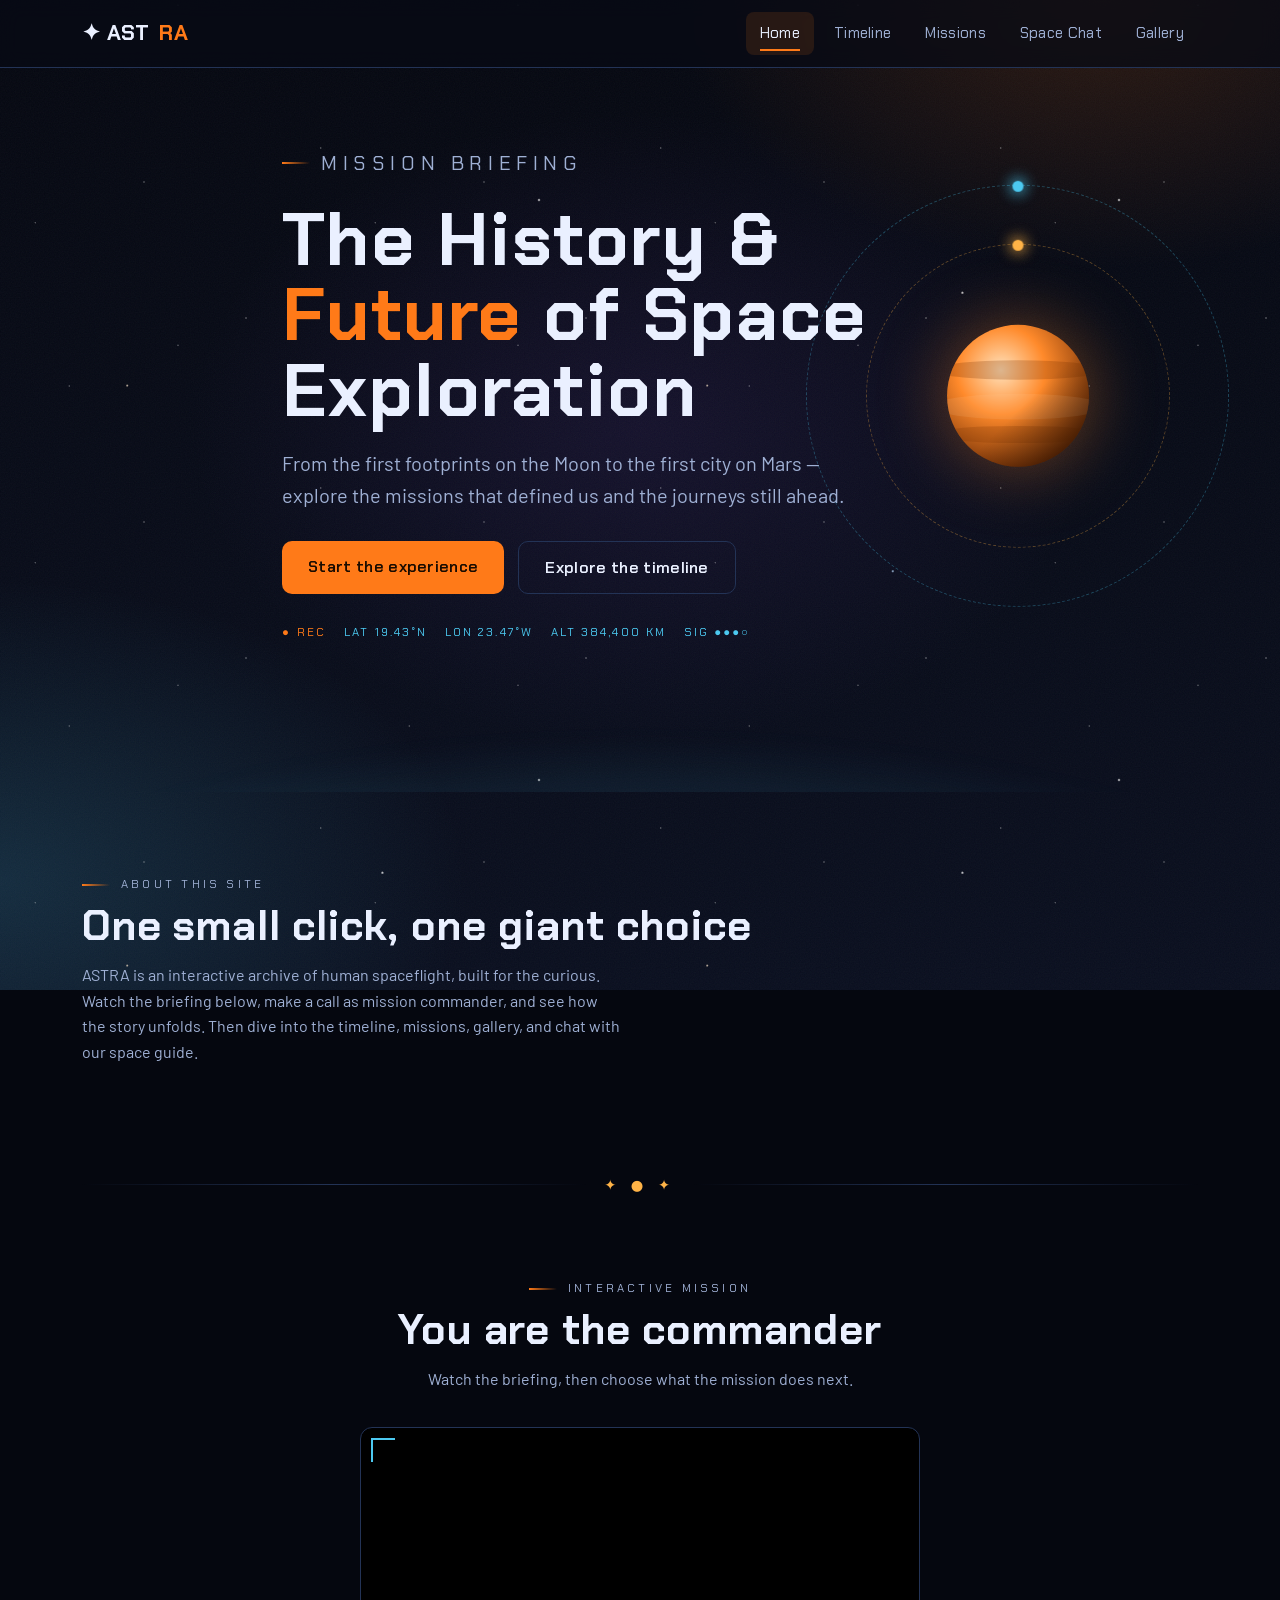
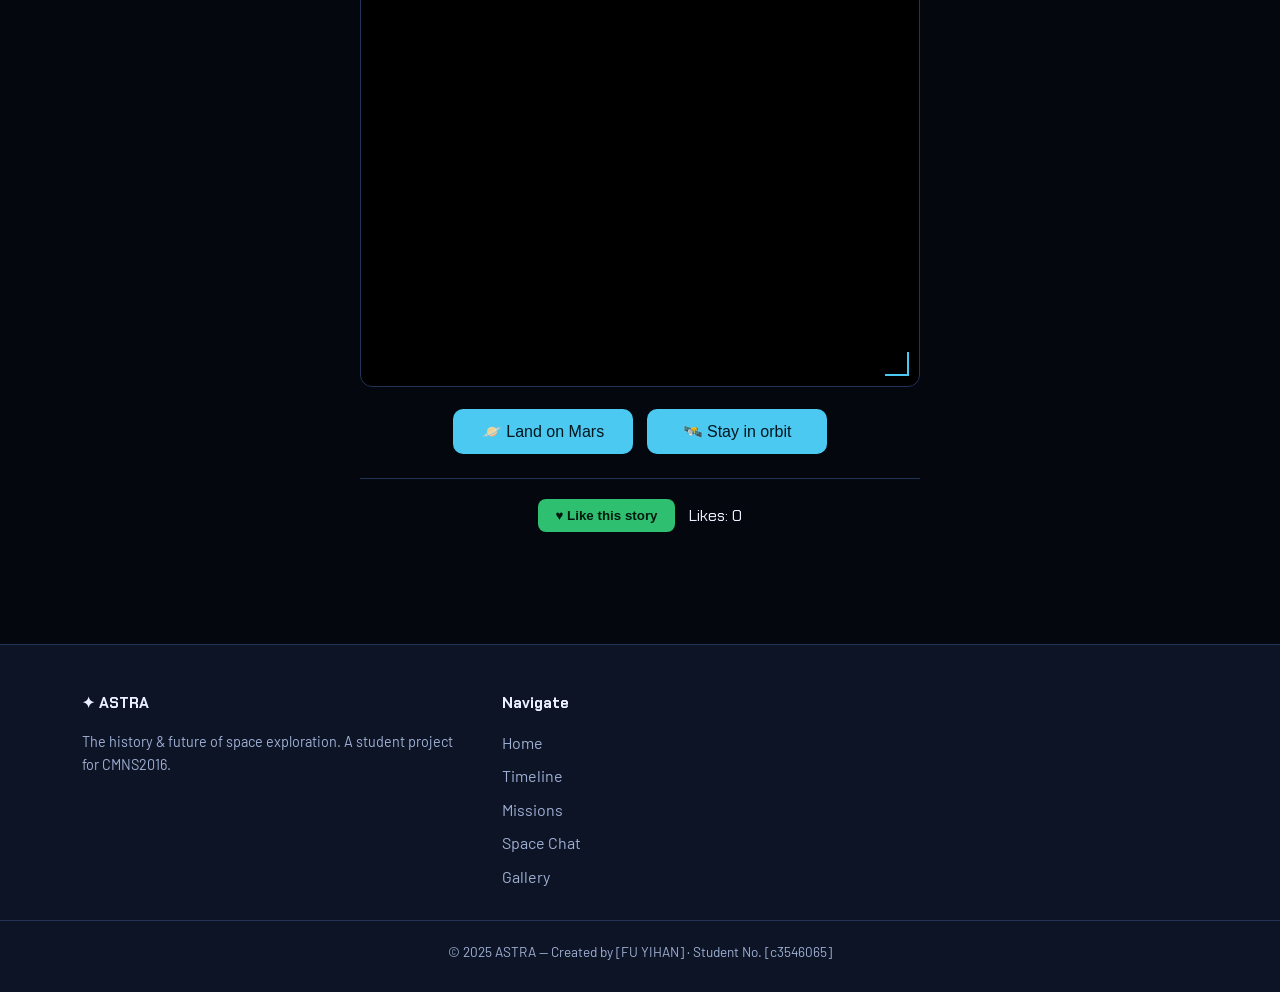
<file: index.html>
<!DOCTYPE html>
    <html lang="en">
    <head>
        <meta charset="UTF-8">
        <meta name="viewport" content="width=device-width, initial-scale=1.0">
        <!-- Page Title is marked in the rubric — keep it meaningful on every page -->
        <title>ASTRA — The History &amp; Future of Space Exploration</title>
        <meta name="description" content="An interactive journey through the history and future of human spaceflight.">
        <link rel="preconnect" href="https://fonts.googleapis.com">
        <link rel="preconnect" href="https://fonts.gstatic.com" crossorigin>
        <link href="https://fonts.googleapis.com/css2?family=Chakra+Petch:wght@500;700&family=Barlow:wght@400;500;600&display=swap" rel="stylesheet">
        <link rel="stylesheet" href="styles.css">
    </head>
    <body>

        <!-- ============================ NAV (same on every page) ============================ -->
        <header class="navbar">
            <div class="wrap">
                <a class="brand" href="index.html">✦ AST<span>RA</span></a>
                <button class="nav-toggle" aria-label="Open menu" onclick="toggleNav()">☰</button>
                <nav aria-label="Main navigation">
                    <ul class="nav-links" id="navLinks">
                        <li><a class="active" href="index.html">Home</a></li>
                        <li><a href="timeline.html">Timeline</a></li>
                        <li><a href="missions.html">Missions</a></li>
                        <li><a href="chat.html">Space Chat</a></li>
                        <li><a href="gallery.html">Gallery</a></li>
                    </ul>
                </nav>
            </div>
        </header>

        <!-- ================================ HERO ================================ -->
        <section class="hero">
            <!-- OPTIONAL background video (SpaceX style). Put a file in /videos and uncomment:
            <video class="hero-video" autoplay muted loop playsinline>
                <source src="videos/hero-loop.mp4" type="video/mp4">
            </video> -->

            <!-- Decorative: glowing planet with tilted orbits (pure CSS/SVG) -->
            <div class="hero-art" aria-hidden="true">
                <div class="orbit orbit-b"><span class="sat"></span></div>
                <div class="orbit orbit-a"><span class="sat"></span></div>
                <svg class="planet" viewBox="0 0 220 220" xmlns="http://www.w3.org/2000/svg">
                    <defs>
                        <radialGradient id="planetGrad" cx="38%" cy="32%" r="78%">
                            <stop offset="0%" stop-color="#ffe2bd"/>
                            <stop offset="40%" stop-color="#ff8a2b"/>
                            <stop offset="100%" stop-color="#5e2200"/>
                        </radialGradient>
                        <linearGradient id="terminator" x1="0" y1="0" x2="1" y2="1">
                            <stop offset="55%" stop-color="rgba(0,0,0,0)"/>
                            <stop offset="100%" stop-color="rgba(0,0,0,.55)"/>
                        </linearGradient>
                        <clipPath id="planetClip"><circle cx="110" cy="110" r="66"/></clipPath>
                    </defs>
                    <circle cx="110" cy="110" r="66" fill="url(#planetGrad)"/>
                    <g clip-path="url(#planetClip)" opacity=".5">
                        <ellipse cx="110" cy="86"  rx="80" ry="9"  fill="rgba(120,50,0,.5)"/>
                        <ellipse cx="110" cy="120" rx="80" ry="12" fill="rgba(255,210,160,.25)"/>
                        <ellipse cx="110" cy="146" rx="80" ry="8"  fill="rgba(120,50,0,.45)"/>
                    </g>
                    <circle cx="110" cy="110" r="66" fill="url(#terminator)"/>
                </svg>
            </div>
            <div class="hero-horizon" aria-hidden="true"></div>

            <div class="wrap hero-inner">
                <p class="eyebrow reveal">Mission Briefing</p>
                <h1 class="reveal d1">The History &amp; <span class="accent">Future</span> of Space Exploration</h1>
                <p class="reveal d2">From the first footprints on the Moon to the first city on Mars — explore the missions that defined us and the journeys still ahead.</p>
                <div class="hero-cta reveal d3">
                    <a class="btn btn-primary" href="#experience">Start the experience</a>
                    <a class="btn btn-ghost" href="timeline.html">Explore the timeline</a>
                </div>
                <div class="telemetry reveal d3" aria-hidden="true">
                    <span class="rec">REC</span>
                    <span>LAT 19.43°N</span>
                    <span>LON 23.47°W</span>
                    <span>ALT 384,400 KM</span>
                    <span>SIG ●●●○</span>
                </div>
            </div>
        </section>

        <!-- =============================== INTRO =============================== -->
        <section>
            <div class="wrap">
                <div class="section-head">
                    <p class="eyebrow">About this site</p>
                    <h2>One small click, one giant choice</h2>
                    <!-- EDIT: replace with your own intro paragraph -->
                    <p>ASTRA is an interactive archive of human spaceflight, built for the curious. Watch the briefing below, make a call as mission commander, and see how the story unfolds. Then dive into the timeline, missions, gallery, and chat with our space guide.</p>
                </div>
            </div>
        </section>

        <!-- ===================== INTERACTIVE BRANCHING VIDEO ===================== -->
        <!-- This is your Assignment 1 piece, embedded here. -->
        <div class="divider" aria-hidden="true"><span class="dot">✦ ● ✦</span></div>
        <section id="experience">
            <div class="wrap">
                <div class="section-head" style="text-align:center;">
                    <p class="eyebrow">Interactive Mission</p>
                    <h2>You are the commander</h2>
                    <p style="margin:12px auto 0;">Watch the briefing, then choose what the mission does next.</p>
                </div>

                <div class="video-stage">
                    <!-- MAIN / SETUP video -->
                    <div id="mainSection">
                        <div class="video-frame">
                            <iframe id="mainVideo" title="Main story video"
                                    allow="autoplay; encrypted-media; picture-in-picture" allowfullscreen></iframe>
                        </div>
                        <!-- EDIT the button text to match the choice in your main video -->
                        <div class="choice-buttons">
                            <button class="choice-btn" onclick="showResult(1)">🪐 Land on Mars</button>
                            <button class="choice-btn" onclick="showResult(2)">🛰️ Stay in orbit</button>
                        </div>
                    </div>

                    <!-- RESULT A -->
                    <div id="result1Section" class="hidden">
                        <div class="video-frame">
                            <iframe id="result1Video" title="Choice A result video"
                                    allow="autoplay; encrypted-media; picture-in-picture" allowfullscreen></iframe>
                        </div>
                        <button class="back-btn" onclick="goBack()">← Back to start</button>
                    </div>

                    <!-- RESULT B -->
                    <div id="result2Section" class="hidden">
                        <div class="video-frame">
                            <iframe id="result2Video" title="Choice B result video"
                                    allow="autoplay; encrypted-media; picture-in-picture" allowfullscreen></iframe>
                        </div>
                        <button class="back-btn" onclick="goBack()">← Back to start</button>
                    </div>

                    <!-- Extra interactivity: like -->
                    <div class="like-row">
                        <button id="likeBtn" class="like-btn">♥ Like this story</button>
                        <span class="like-count">Likes: <span id="likeCount">0</span></span>
                    </div>
                </div>
            </div>
        </section>

        <!-- =============================== FOOTER (same on every page) =============================== -->
        <footer class="site-footer">
            <div class="wrap footer-grid">
                <div>
                    <h4>✦ ASTRA</h4>
                    <p class="credits">The history &amp; future of space exploration. A student project for CMNS2016.</p>
                </div>
                <div>
                    <h4>Navigate</h4>
                    <ul class="footer-links">
                        <li><a href="index.html">Home</a></li>
                        <li><a href="timeline.html">Timeline</a></li>
                        <li><a href="missions.html">Missions</a></li>
                        <li><a href="chat.html">Space Chat</a></li>
                        <li><a href="gallery.html">Gallery</a></li>
                    </ul>
                </div>
<!--                <div>-->
<!--                    <h4>Credits &amp; References</h4>-->
<!--                    &lt;!&ndash; IMPORTANT (assignment rule): list every sourced asset & code here &ndash;&gt;-->
<!--                    <ul class="credits">-->
<!--                        <li>Website template &amp; interactivity code: AI-assisted (cite as required).</li>-->
<!--                        <li>Imagery: NASA public-domain image library / created by author.</li>-->
<!--                        <li>Audio: [add Creative Commons source + link].</li>-->
<!--                        <li>Fonts: Chakra Petch &amp; Barlow (Google Fonts, OFL).</li>-->
<!--                    </ul>-->
<!--                </div>-->
            </div>
            <p class="footer-bottom">© 2025 ASTRA — Created by [FU YIHAN] · Student No. [c3546065]</p>
        </footer>

        <script src="script.js"></script>
        <script>
        /* ===================================================================
           ⬇⬇⬇  PASTE YOUR 3 YOUTUBE VIDEO IDs HERE  ⬇⬇⬇
        =================================================================== */
        const VIDEO_IDS = {
            main:    "90NIp_aVh44",
            option1: "RT8C6VeMnOM",
            option2: "_5WI30lfzRE"
        };
        /* =================================================================== */

        function embedUrl(id, autoplay) {
            return "https://www.youtube.com/embed/" + id +
                   "?rel=0&playsinline=1&modestbranding=1" + (autoplay ? "&autoplay=1" : "");
        }

        window.addEventListener("DOMContentLoaded", function () {
            document.getElementById("mainVideo").src = embedUrl(VIDEO_IDS.main, false);
        });

        function showResult(n) {
            document.getElementById("mainSection").classList.add("hidden");

            if (n === 1) {
                document.getElementById("result1Video").src = embedUrl(VIDEO_IDS.option1, true);
                document.getElementById("result1Section").classList.remove("hidden");
            } else {
                document.getElementById("result2Video").src = embedUrl(VIDEO_IDS.option2, true);
                document.getElementById("result2Section").classList.remove("hidden");
            }
        }

        function goBack() {
            document.getElementById("result1Video").src = "";
            document.getElementById("result2Video").src = "";
            document.getElementById("result1Section").classList.add("hidden");
            document.getElementById("result2Section").classList.add("hidden");
            document.getElementById("mainSection").classList.remove("hidden");
            document.getElementById("mainVideo").src = embedUrl(VIDEO_IDS.main, false);
        }

        // Like button
        let likeCount = 0;
        const likeBtn = document.getElementById("likeBtn");

        likeBtn.addEventListener("click", function () {
            likeCount++;
            document.getElementById("likeCount").textContent = likeCount;
            likeBtn.textContent = "Liked ✓";
            likeBtn.style.background = "#1e7e34";
        });
        </script>
    </body>
    </html>
</file>
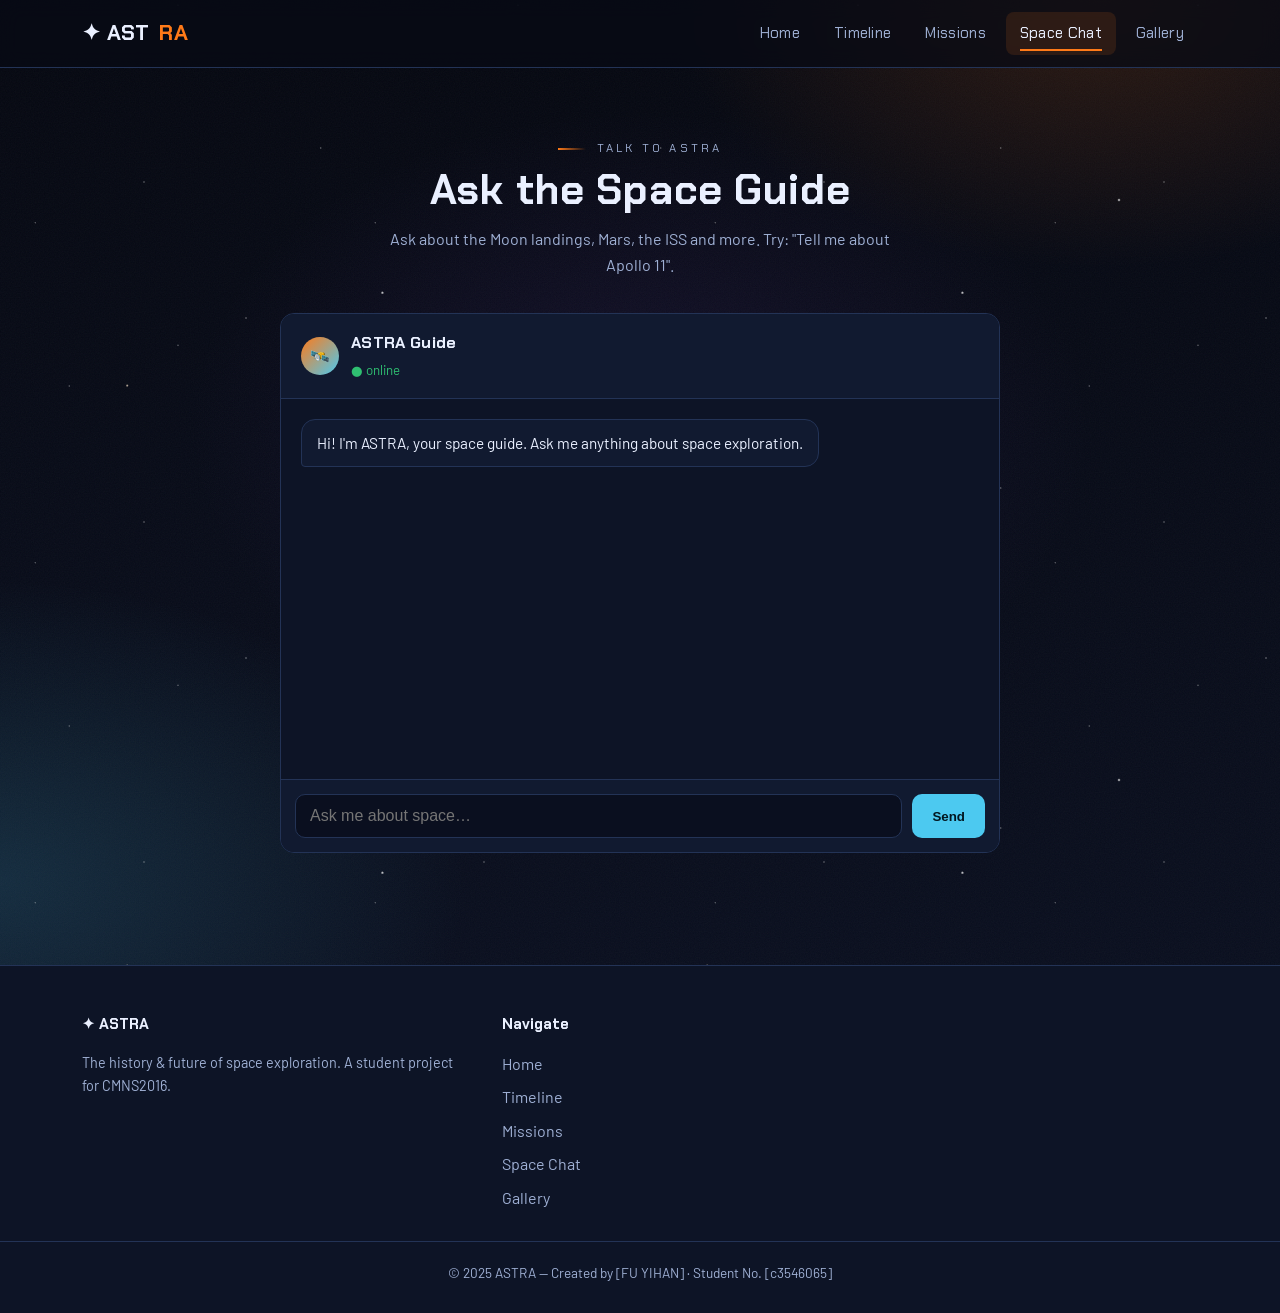
<file: chat.html>
<!DOCTYPE html>
<html lang="en">
<head>
    <meta charset="UTF-8">
    <meta name="viewport" content="width=device-width, initial-scale=1.0">
    <title>Space Chat — ASTRA | Ask the Space Guide</title>
    <link rel="preconnect" href="https://fonts.googleapis.com">
    <link rel="preconnect" href="https://fonts.gstatic.com" crossorigin>
    <link href="https://fonts.googleapis.com/css2?family=Chakra+Petch:wght@500;700&family=Barlow:wght@400;500;600&display=swap" rel="stylesheet">
    <link rel="stylesheet" href="styles.css">
</head>
<body>

    <header class="navbar">
        <div class="wrap">
            <a class="brand" href="index.html">✦ AST<span>RA</span></a>
            <button class="nav-toggle" aria-label="Open menu" onclick="toggleNav()">☰</button>
            <nav aria-label="Main navigation">
                <ul class="nav-links" id="navLinks">
                    <li><a href="index.html">Home</a></li>
                    <li><a href="timeline.html">Timeline</a></li>
                    <li><a href="missions.html">Missions</a></li>
                    <li><a class="active" href="chat.html">Space Chat</a></li>
                    <li><a href="gallery.html">Gallery</a></li>
                </ul>
            </nav>
        </div>
    </header>

    <section style="padding-top: calc(var(--nav-h) + 60px);">
        <div class="wrap">
            <div class="section-head" style="text-align:center;">
                <p class="eyebrow reveal">Talk to ASTRA</p>
                <h2 class="reveal d1">Ask the Space Guide</h2>
                <p class="reveal d2" style="margin:12px auto 0;">Ask about the Moon landings, Mars, the ISS and more. Try: "Tell me about Apollo 11".</p>
            </div>

            <div class="chat-box">
                <div class="chat-head">
                    <div class="chat-avatar">🛰️</div>
                    <div><h3>ASTRA Guide</h3><small>● online</small></div>
                </div>
                <div class="chat-log" id="chatLog" aria-live="polite"></div>
                <div class="chat-input">
                    <label for="chatInput" class="hidden">Type your message</label>
                    <input id="chatInput" type="text" placeholder="Ask me about space…" autocomplete="off"
                           onkeydown="if(event.key==='Enter'){sendMsg();}">
                    <button onclick="sendMsg()">Send</button>
                </div>
            </div>
        </div>
    </section>

    <footer class="site-footer">
        <div class="wrap footer-grid">
            <div><h4>✦ ASTRA</h4><p class="credits">The history &amp; future of space exploration. A student project for CMNS2016.</p></div>
            <div><h4>Navigate</h4>
                <ul class="footer-links">
                    <li><a href="index.html">Home</a></li><li><a href="timeline.html">Timeline</a></li>
                    <li><a href="missions.html">Missions</a></li><li><a href="chat.html">Space Chat</a></li>
                    <li><a href="gallery.html">Gallery</a></li>
                </ul>
            </div>
<!--            <div><h4>Credits &amp; References</h4>-->
<!--                <ul class="credits">-->
<!--                    <li>Website template &amp; interactivity code: AI-assisted (cite as required).</li>-->
<!--                    <li>Chatbot content: written by author (Assignment 2).</li>-->
<!--                </ul>-->
<!--            </div>-->
        </div>
        <p class="footer-bottom">© 2025 ASTRA — Created by [FU YIHAN] · Student No. [c3546065]</p>
    </footer>

    <script src="script.js"></script>
    <script>
    /* ===================================================================
       SIMPLE RULE-BASED CHATBOT
       This works out of the box. To use YOUR Assignment 2 content, just
       edit the KNOWLEDGE list below: each entry has trigger keywords and
       the answer the bot replies with. Add as many as you like.
    =================================================================== */
    const KNOWLEDGE = [
        { keywords: ["hello","hi","hey"],
          answer: "Hi! I'm ASTRA, your space guide. Ask me about the Moon landings, Mars, the ISS, the planets, telescopes, black holes, or the future of spaceflight." },

        { keywords: ["apollo","moon","11","armstrong"],
          answer: "Apollo 11 (1969) was the first crewed Moon landing. Neil Armstrong and Buzz Aldrin walked on the surface while Michael Collins orbited above." },

        { keywords: ["mars","rover","perseverance","curiosity","red planet"],
          answer: "Mars has been visited by several rovers — Curiosity (2012) and Perseverance (2021) are still exploring today, searching for signs of past life." },

        { keywords: ["iss","station","space station"],
          answer: "The International Space Station orbits Earth about every 90 minutes and has been continuously crewed since the year 2000." },

        { keywords: ["spacex","falcon","dragon","starship","musk"],
          answer: "SpaceX builds reusable rockets. In 2020 its Crew Dragon became the first commercial spacecraft to carry astronauts to orbit." },

        { keywords: ["future","colonize","colony","mars base"],
          answer: "The next big goals are returning humans to the Moon for longer stays and, eventually, sending the first crews to Mars." },

        { keywords: ["artemis"],
          answer: "NASA's Artemis program aims to return astronauts to the Moon, including the first woman to walk there, and to build a lasting presence as a stepping stone to Mars." },

        { keywords: ["hubble"],
          answer: "The Hubble Space Telescope, launched in 1990, orbits above Earth's atmosphere and has captured some of the sharpest images of distant galaxies and nebulae ever taken." },

        { keywords: ["webb","jwst","james webb"],
          answer: "The James Webb Space Telescope, launched in 2021, is the most powerful space telescope ever built. It sees in infrared, letting it study the earliest galaxies and distant planets." },

        { keywords: ["black hole","black holes","event horizon"],
          answer: "A black hole is a region where gravity is so strong that not even light can escape. They form when massive stars collapse, and the first image of one was released in 2019." },

        { keywords: ["sun","sunlight"],
          answer: "The Sun is the star at the centre of our solar system — a giant ball of hot plasma whose gravity holds the planets in orbit and whose light makes life on Earth possible." },

        { keywords: ["solar system","planets","how many planets"],
          answer: "Our solar system has eight planets orbiting the Sun: Mercury, Venus, Earth, Mars, Jupiter, Saturn, Uranus and Neptune, plus moons, asteroids and comets." },

        { keywords: ["saturn","rings"],
          answer: "Saturn is famous for its spectacular rings, made mostly of ice and rock. It's the second-largest planet and has well over a hundred known moons." },

        { keywords: ["jupiter","great red spot"],
          answer: "Jupiter is the largest planet in the solar system — a giant ball of gas with a storm called the Great Red Spot that has raged for centuries." },

        { keywords: ["galaxy","galaxies","milky way"],
          answer: "A galaxy is a huge collection of stars, gas and dust held together by gravity. Our own galaxy, the Milky Way, contains hundreds of billions of stars." },

        { keywords: ["astronaut","spacewalk","eva"],
          answer: "Astronauts train for years before flying. A spacewalk, or EVA, is when an astronaut leaves the spacecraft in a pressurised suit to work outside in the vacuum of space." },

        { keywords: ["rocket","thrust","how do rockets"],
          answer: "Rockets work by burning fuel and pushing hot gas out at high speed. The gas goes one way and the rocket is pushed the other — that's Newton's third law of motion." },

        { keywords: ["gravity","weightless","zero gravity","float"],
          answer: "Astronauts float because they are in continuous free fall around Earth, not because gravity is absent. This is usually called microgravity or zero-g." },

        { keywords: ["comet","asteroid","meteor"],
          answer: "Asteroids are rocky leftovers from the early solar system, while comets are icy bodies that grow glowing tails as they near the Sun. A meteor is the streak of light when one burns up in our atmosphere." },

        { keywords: ["big bang","universe","how old is the universe"],
          answer: "Most scientists agree the universe began about 13.8 billion years ago in the Big Bang, and it has been expanding ever since." },

        { keywords: ["light year","light-year","how far"],
          answer: "A light-year is the distance light travels in one year — about 9.5 trillion kilometres. Even the nearest star beyond the Sun is over four light-years away." },

        { keywords: ["satellite","gps","orbit"],
          answer: "A satellite is any object that orbits a planet. Thousands circle Earth, powering things like GPS navigation, weather forecasts, TV and the internet." },

        { keywords: ["alien","aliens","extraterrestrial","life on other planets"],
          answer: "No alien life has been confirmed yet, but scientists search for it by studying places like Mars and the icy moons of Jupiter and Saturn, and by listening for signals from distant stars." },

        { keywords: ["eclipse","solar eclipse","lunar eclipse"],
          answer: "A solar eclipse happens when the Moon passes between the Earth and the Sun, briefly blocking its light. A lunar eclipse is when Earth's shadow falls across the Moon." },

        { keywords: ["thanks","thank you","bye"],
          answer: "Anytime! Safe travels, commander. 🚀" }
    ];

    const FALLBACK = "I'm still learning about that one! Try asking about Apollo 11, Mars rovers, the ISS, SpaceX, or the future of space travel.";

    const log = document.getElementById('chatLog');
    const input = document.getElementById('chatInput');

    function addMsg(text, who) {
        const div = document.createElement('div');
        div.className = 'msg ' + who;
        div.textContent = text;
        log.appendChild(div);
        log.scrollTop = log.scrollHeight;
    }

    function getReply(text) {
        const q = text.toLowerCase();
        for (const item of KNOWLEDGE) {
            if (item.keywords.some(k => q.includes(k))) return item.answer;
        }
        return FALLBACK;
    }

    function sendMsg() {
        const text = input.value.trim();
        if (!text) return;
        addMsg(text, 'user');
        input.value = '';
        // small delay so it feels like the bot is replying
        setTimeout(() => addMsg(getReply(text), 'bot'), 450);
    }

    // Greeting on load
    addMsg("Hi! I'm ASTRA, your space guide. Ask me anything about space exploration.", 'bot');
    </script>
</body>
</html>
</file>
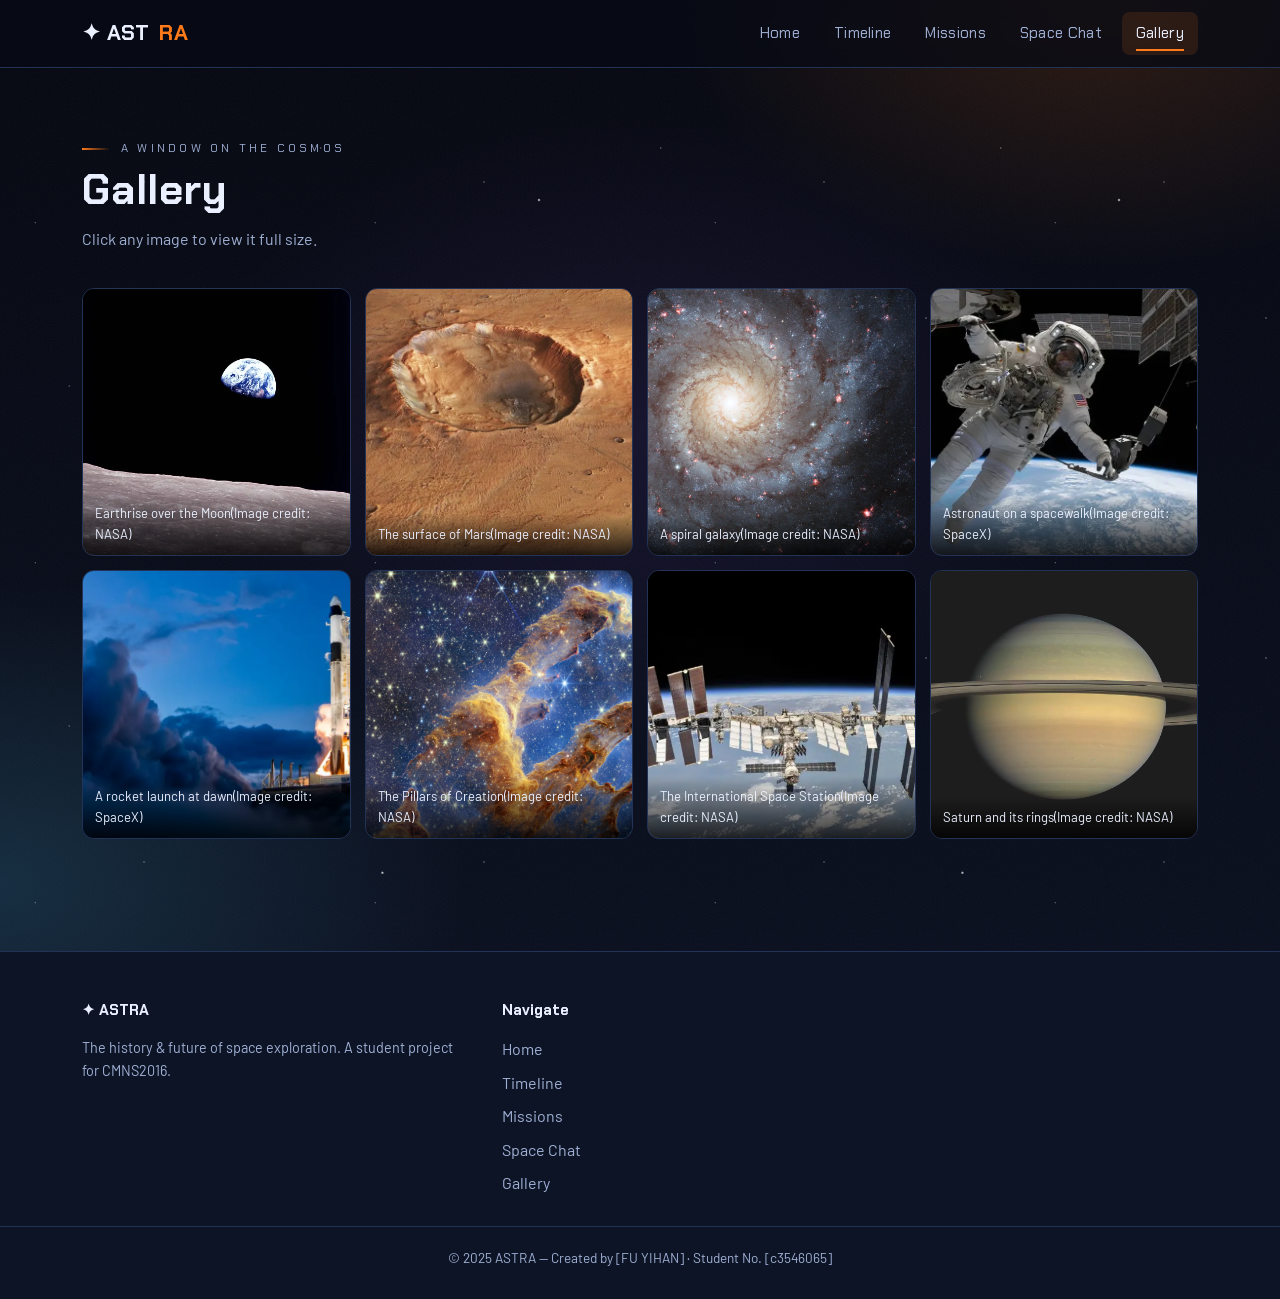
<file: gallery.html>
<!DOCTYPE html>
<html lang="en">
<head>
    <meta charset="UTF-8">
    <meta name="viewport" content="width=device-width, initial-scale=1.0">
    <title>Gallery — ASTRA | Space Photography</title>
    <link rel="preconnect" href="https://fonts.googleapis.com">
    <link rel="preconnect" href="https://fonts.gstatic.com" crossorigin>
    <link href="https://fonts.googleapis.com/css2?family=Chakra+Petch:wght@500;700&family=Barlow:wght@400;500;600&display=swap" rel="stylesheet">
    <link rel="stylesheet" href="styles.css">
</head>
<body>

    <header class="navbar">
        <div class="wrap">
            <a class="brand" href="index.html">✦ AST<span>RA</span></a>
            <button class="nav-toggle" aria-label="Open menu" onclick="toggleNav()">☰</button>
            <nav aria-label="Main navigation">
                <ul class="nav-links" id="navLinks">
                    <li><a href="index.html">Home</a></li>
                    <li><a href="timeline.html">Timeline</a></li>
                    <li><a href="missions.html">Missions</a></li>
                    <li><a href="chat.html">Space Chat</a></li>
                    <li><a class="active" href="gallery.html">Gallery</a></li>
                </ul>
            </nav>
        </div>
    </header>

    <section style="padding-top: calc(var(--nav-h) + 60px);">
        <div class="wrap">
            <div class="section-head">
                <p class="eyebrow reveal">A window on the cosmos</p>
                <h2 class="reveal d1">Gallery</h2>
                <p class="reveal d2">Click any image to view it full size. </p>
            </div>

            <!-- ===== GALLERY =====
                 Each tile: set data-img to your image path and data-caption to a description.
                 Leave data-img empty to show a placeholder. Add or remove tiles freely. -->
            <div class="gallery" id="gallery">
                <div class="gallery-item" data-img="images/Earthrise over the Moon.jpg" data-caption="Earthrise over the Moon(Image credit: NASA)"></div>
                <div class="gallery-item" data-img="images/The surface of Mars.jpg" data-caption="The surface of Mars(Image credit: NASA)"></div>
                <div class="gallery-item" data-img="images/A spiral galaxy.jpg" data-caption="A spiral galaxy(Image credit: NASA)"></div>
                <div class="gallery-item" data-img="images/Astronaut on a spacewalk.jpg" data-caption="Astronaut on a spacewalk(Image credit: SpaceX)"></div>
                <div class="gallery-item" data-img="images/A rocket launch at dawn.jpg" data-caption="A rocket launch at dawn(Image credit: SpaceX)"></div>
                <div class="gallery-item" data-img="images/The Pillars of Creation.jpg" data-caption="The Pillars of Creation(Image credit: NASA)"></div>
                <div class="gallery-item" data-img="images/The International Space Station.jpg" data-caption="The International Space Station(Image credit: NASA)"></div>
                <div class="gallery-item" data-img="images/Saturn and its rings.jpg" data-caption="Saturn and its rings(Image credit: NASA)"></div>
            </div>
        </div>
    </section>

    <!-- Lightbox -->
    <div class="lightbox" id="lightbox" role="dialog" aria-modal="true" aria-label="Image viewer">
        <button class="lb-close" aria-label="Close" onclick="closeLB()">×</button>
        <button class="lb-btn lb-prev" aria-label="Previous" onclick="stepLB(-1)">‹</button>
        <button class="lb-btn lb-next" aria-label="Next" onclick="stepLB(1)">›</button>
        <div class="lightbox-inner">
            <div class="lightbox-media" id="lbMedia"></div>
            <p class="lightbox-cap" id="lbCap"></p>
        </div>
    </div>

    <footer class="site-footer">
        <div class="wrap footer-grid">
            <div><h4>✦ ASTRA</h4><p class="credits">The history &amp; future of space exploration. A student project for CMNS2016.</p></div>
            <div><h4>Navigate</h4>
                <ul class="footer-links">
                    <li><a href="index.html">Home</a></li><li><a href="timeline.html">Timeline</a></li>
                    <li><a href="missions.html">Missions</a></li><li><a href="chat.html">Space Chat</a></li>
                    <li><a href="gallery.html">Gallery</a></li>
                </ul>
            </div>
<!--            <div><h4>Credits &amp; References</h4>-->
<!--                <ul class="credits">-->
<!--                    <li>Website template &amp; interactivity code: AI-assisted (cite as required).</li>-->
<!--                    <li>Imagery: NASA public-domain library / created by author (credit each image).</li>-->
<!--                </ul>-->
<!--            </div>-->
        </div>
        <p class="footer-bottom">© 2025 ASTRA — Created by [FU YIHAN] · Student No. [c3546065]</p>
    </footer>

    <script src="script.js"></script>
    <script>
    /* ===== Build the gallery tiles + lightbox ===== */
    const tiles = Array.from(document.querySelectorAll('.gallery-item'));

    function tileInner(t) {
        const img = t.getAttribute('data-img');
        const cap = t.getAttribute('data-caption') || '';
        if (img) {
            return '<img src="' + img + '" alt="' + cap + '"><div class="cap">' + cap + '</div>';
        }
        return '<div class="placeholder"><span class="ph-icon">🖼️</span>' +
               '<span style="font-size:.8rem">' + cap + '</span>' +
               '<span class="ph-file">add image</span></div>';
    }

    tiles.forEach((t, i) => {
        t.innerHTML = tileInner(t);
        t.addEventListener('click', () => openLB(i));
    });

    // Lightbox
    const lb = document.getElementById('lightbox');
    const lbMedia = document.getElementById('lbMedia');
    const lbCap = document.getElementById('lbCap');
    let current = 0;

    function renderLB() {
        const t = tiles[current];
        const img = t.getAttribute('data-img');
        const cap = t.getAttribute('data-caption') || '';
        lbMedia.innerHTML = img
            ? '<img src="' + img + '" alt="' + cap + '">'
            : '<div class="placeholder"><span class="ph-icon">🖼️</span><span class="ph-file">add image</span></div>';
        lbCap.textContent = cap;
    }
    function openLB(i) { current = i; renderLB(); lb.classList.add('open'); }
    function closeLB() { lb.classList.remove('open'); }
    function stepLB(d) { current = (current + d + tiles.length) % tiles.length; renderLB(); }

    lb.addEventListener('click', e => { if (e.target === lb) closeLB(); });
    document.addEventListener('keydown', e => {
        if (!lb.classList.contains('open')) return;
        if (e.key === 'Escape') closeLB();
        if (e.key === 'ArrowLeft') stepLB(-1);
        if (e.key === 'ArrowRight') stepLB(1);
    });
    </script>
</body>
</html>
</file>
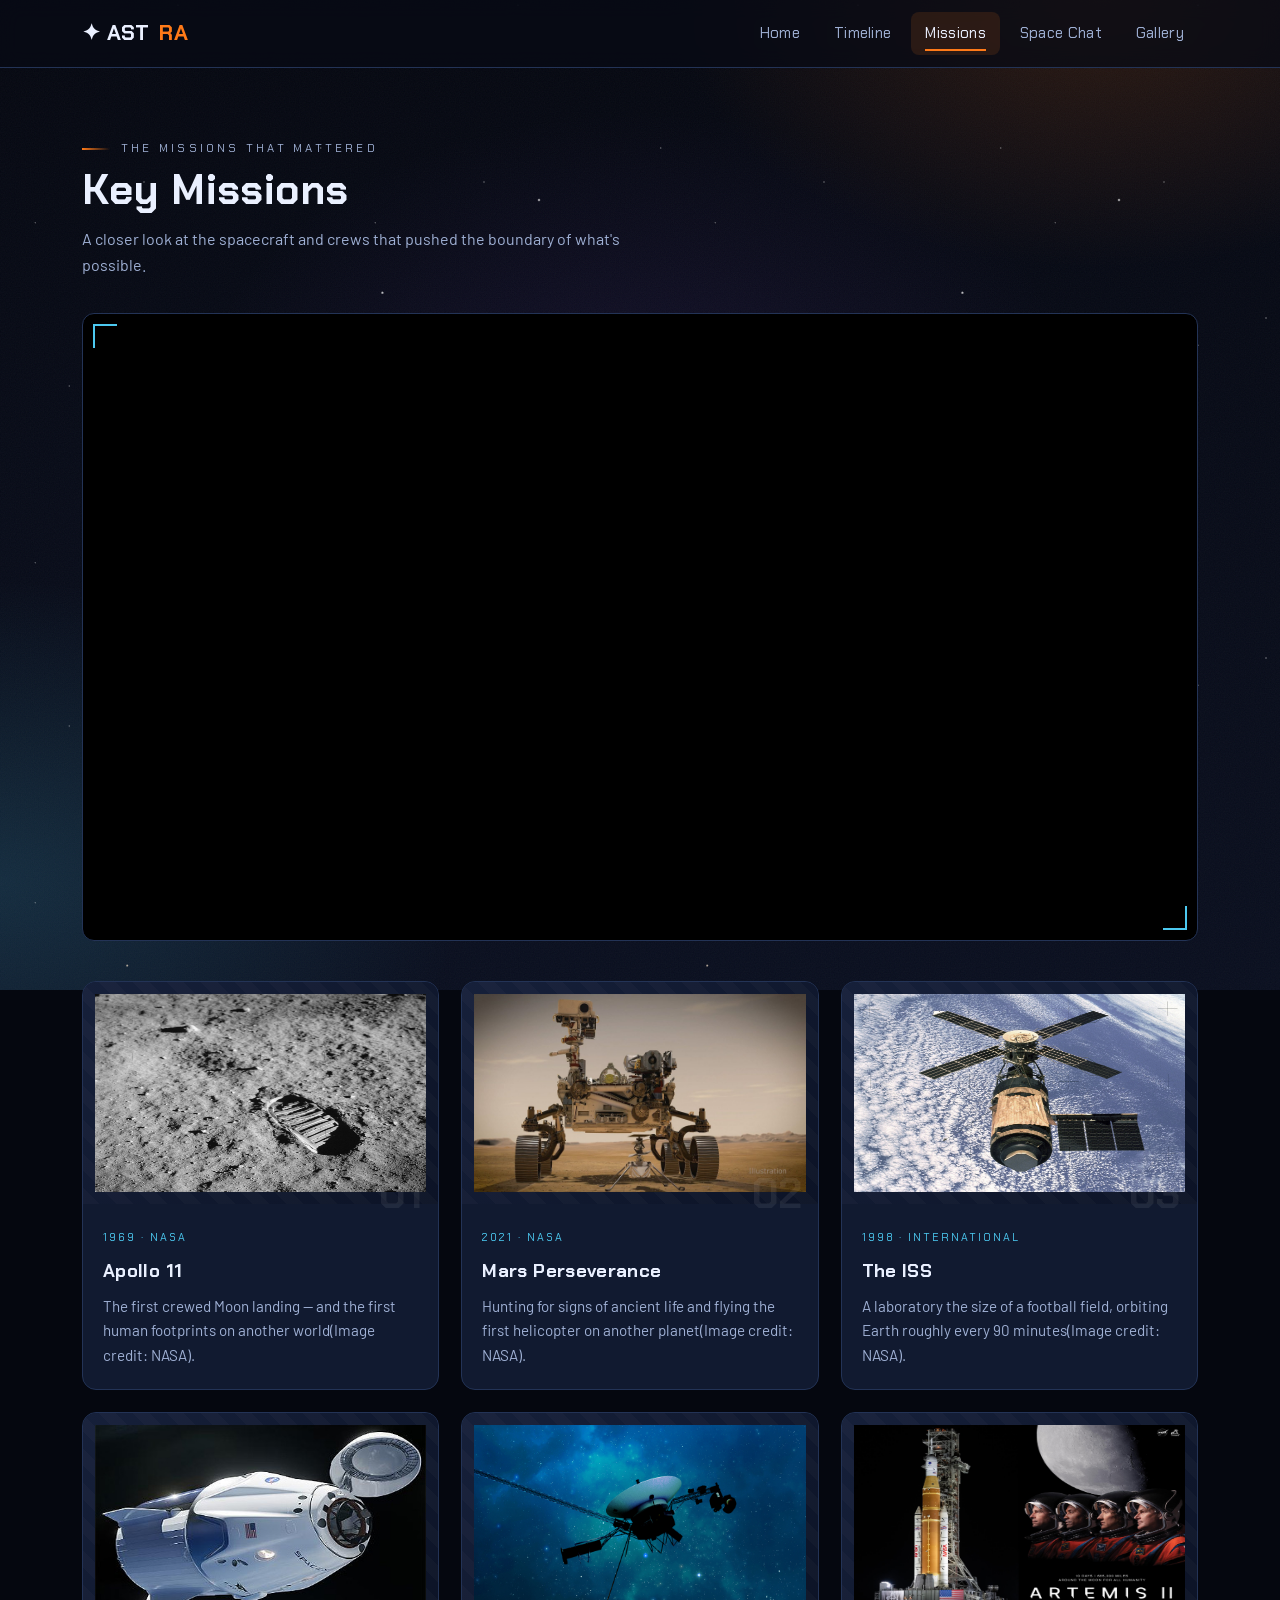
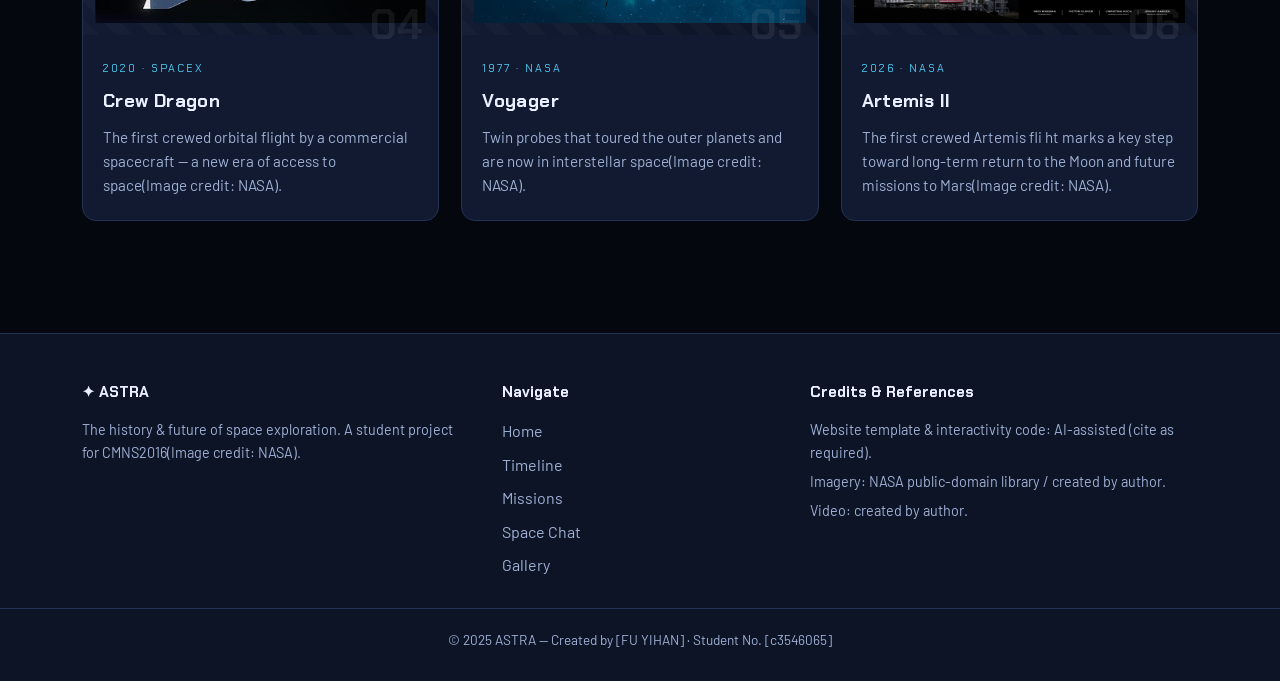
<file: missions.html>
<!DOCTYPE html>
<html lang="en">
<head>
    <meta charset="UTF-8">
    <meta name="viewport" content="width=device-width, initial-scale=1.0">
    <title>Missions — ASTRA | Key Missions in Spaceflight</title>
    <link rel="preconnect" href="https://fonts.googleapis.com">
    <link rel="preconnect" href="https://fonts.gstatic.com" crossorigin>
    <link href="https://fonts.googleapis.com/css2?family=Chakra+Petch:wght@500;700&family=Barlow:wght@400;500;600&display=swap" rel="stylesheet">
    <link rel="stylesheet" href="styles.css">
</head>
<body>

    <header class="navbar">
        <div class="wrap">
            <a class="brand" href="index.html">✦ AST<span>RA</span></a>
            <button class="nav-toggle" aria-label="Open menu" onclick="toggleNav()">☰</button>
            <nav aria-label="Main navigation">
                <ul class="nav-links" id="navLinks">
                    <li><a href="index.html">Home</a></li>
                    <li><a href="timeline.html">Timeline</a></li>
                    <li><a class="active" href="missions.html">Missions</a></li>
                    <li><a href="chat.html">Space Chat</a></li>
                    <li><a href="gallery.html">Gallery</a></li>
                </ul>
            </nav>
        </div>
    </header>

    <section style="padding-top: calc(var(--nav-h) + 60px);">
        <div class="wrap">
            <div class="section-head">
                <p class="eyebrow reveal">The missions that mattered</p>
                <h2 class="reveal d1">Key Missions</h2>
                <p class="reveal d2">A closer look at the spacecraft and crews that pushed the boundary of what's possible.</p>
            </div>

            <!-- ===== FEATURED VIDEO EMBED =====
                 Paste the VIDEO ID of your "key space missions" video below.
                 (Same rule: use the ID, not the whole link; set video to Unlisted.) -->
            <div class="embed-16x9" style="margin-bottom:40px;">
                <iframe title="Key space missions video"
                        src="https://www.youtube.com/embed/PASTE_MISSIONS_VIDEO_ID?rel=0&modestbranding=1"
                        allow="accelerometer; autoplay; encrypted-media; picture-in-picture" allowfullscreen></iframe>
            </div>

            <!-- ===== MISSION CARDS =====
                 EDIT the text. Add an image by replacing the .placeholder div with:
                 <img src="images/your-photo.jpg" alt="description"> -->
            <div class="grid grid-3">
                <article class="card">
                    <div class="card-media"><img src="images/apollo11.jpg" ></div>
                    <div class="card-body">
                        <span class="tag">1969 · NASA</span>
                        <h3>Apollo 11</h3>
                        <p>The first crewed Moon landing — and the first human footprints on another world(Image credit: NASA).</p>
                    </div>
                </article>

                <article class="card">
                    <div class="card-media"><img src="images/perseverance.jpg" ></div>
                    <div class="card-body">
                        <span class="tag">2021 · NASA</span>
                        <h3>Mars Perseverance</h3>
                        <p>Hunting for signs of ancient life and flying the first helicopter on another planet(Image credit: NASA).</p>
                    </div>
                </article>

                <article class="card">
                    <div class="card-media"><img src="images/iss.jpg" ></div>
                    <div class="card-body">
                        <span class="tag">1998 · International</span>
                        <h3>The ISS</h3>
                        <p>A laboratory the size of a football field, orbiting Earth roughly every 90 minutes(Image credit: NASA).</p>
                    </div>
                </article>

                <article class="card">
                    <div class="card-media"><img src="images/dragon.jpg" ></div>
                    <div class="card-body">
                        <span class="tag">2020 · SpaceX</span>
                        <h3>Crew Dragon</h3>
                        <p>The first crewed orbital flight by a commercial spacecraft — a new era of access to space(Image credit: NASA).</p>
                    </div>
                </article>

                <article class="card">
                    <div class="card-media"><img src="images/voyager.jpg" ></div>
                    <div class="card-body">
                        <span class="tag">1977 · NASA</span>
                        <h3>Voyager</h3>
                        <p>Twin probes that toured the outer planets and are now in interstellar space(Image credit: NASA).</p>
                    </div>
                </article>

                <article class="card">
                    <div class="card-media"><img src="images/Artemis II.jpg" ></div>
                    <div class="card-body">
                        <span class="tag">2026 · NASA</span>
                        <h3>Artemis II</h3>
                        <p>The first crewed Artemis fli ht marks a key step toward long‑term return to the Moon and future missions to Mars(Image credit: NASA).</p>
                    </div>
                </article>
            </div>
        </div>
    </section>

    <footer class="site-footer">
        <div class="wrap footer-grid">
            <div><h4>✦ ASTRA</h4><p class="credits">The history &amp; future of space exploration. A student project for CMNS2016(Image credit: NASA).</p></div>
            <div><h4>Navigate</h4>
                <ul class="footer-links">
                    <li><a href="index.html">Home</a></li><li><a href="timeline.html">Timeline</a></li>
                    <li><a href="missions.html">Missions</a></li><li><a href="chat.html">Space Chat</a></li>
                    <li><a href="gallery.html">Gallery</a></li>
                </ul>
            </div>
            <div><h4>Credits &amp; References</h4>
                <ul class="credits">
                    <li>Website template &amp; interactivity code: AI-assisted (cite as required).</li>
                    <li>Imagery: NASA public-domain library / created by author.</li>
                    <li>Video: created by author.</li>
                </ul>
            </div>
        </div>
        <p class="footer-bottom">© 2025 ASTRA — Created by [FU YIHAN] · Student No. [c3546065]</p>
    </footer>

    <script src="script.js"></script>
</body>
</html>
</file>
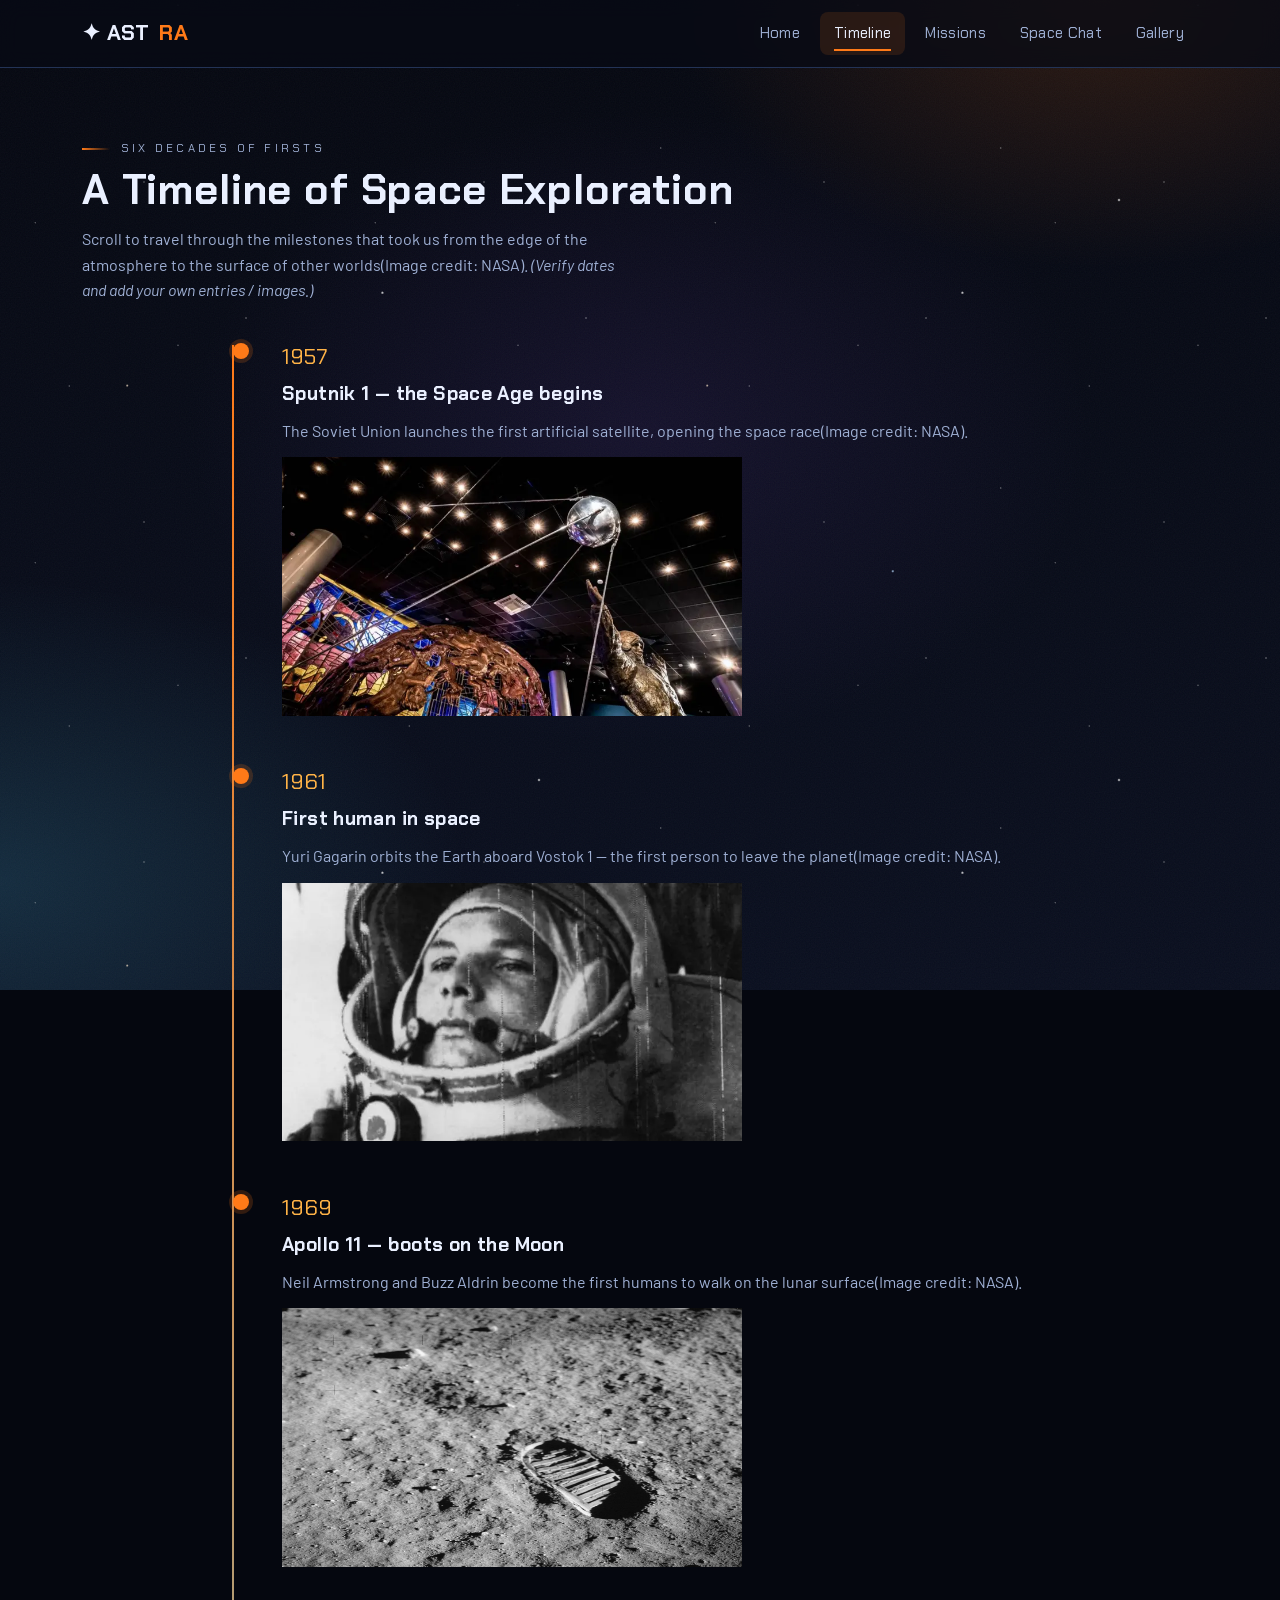
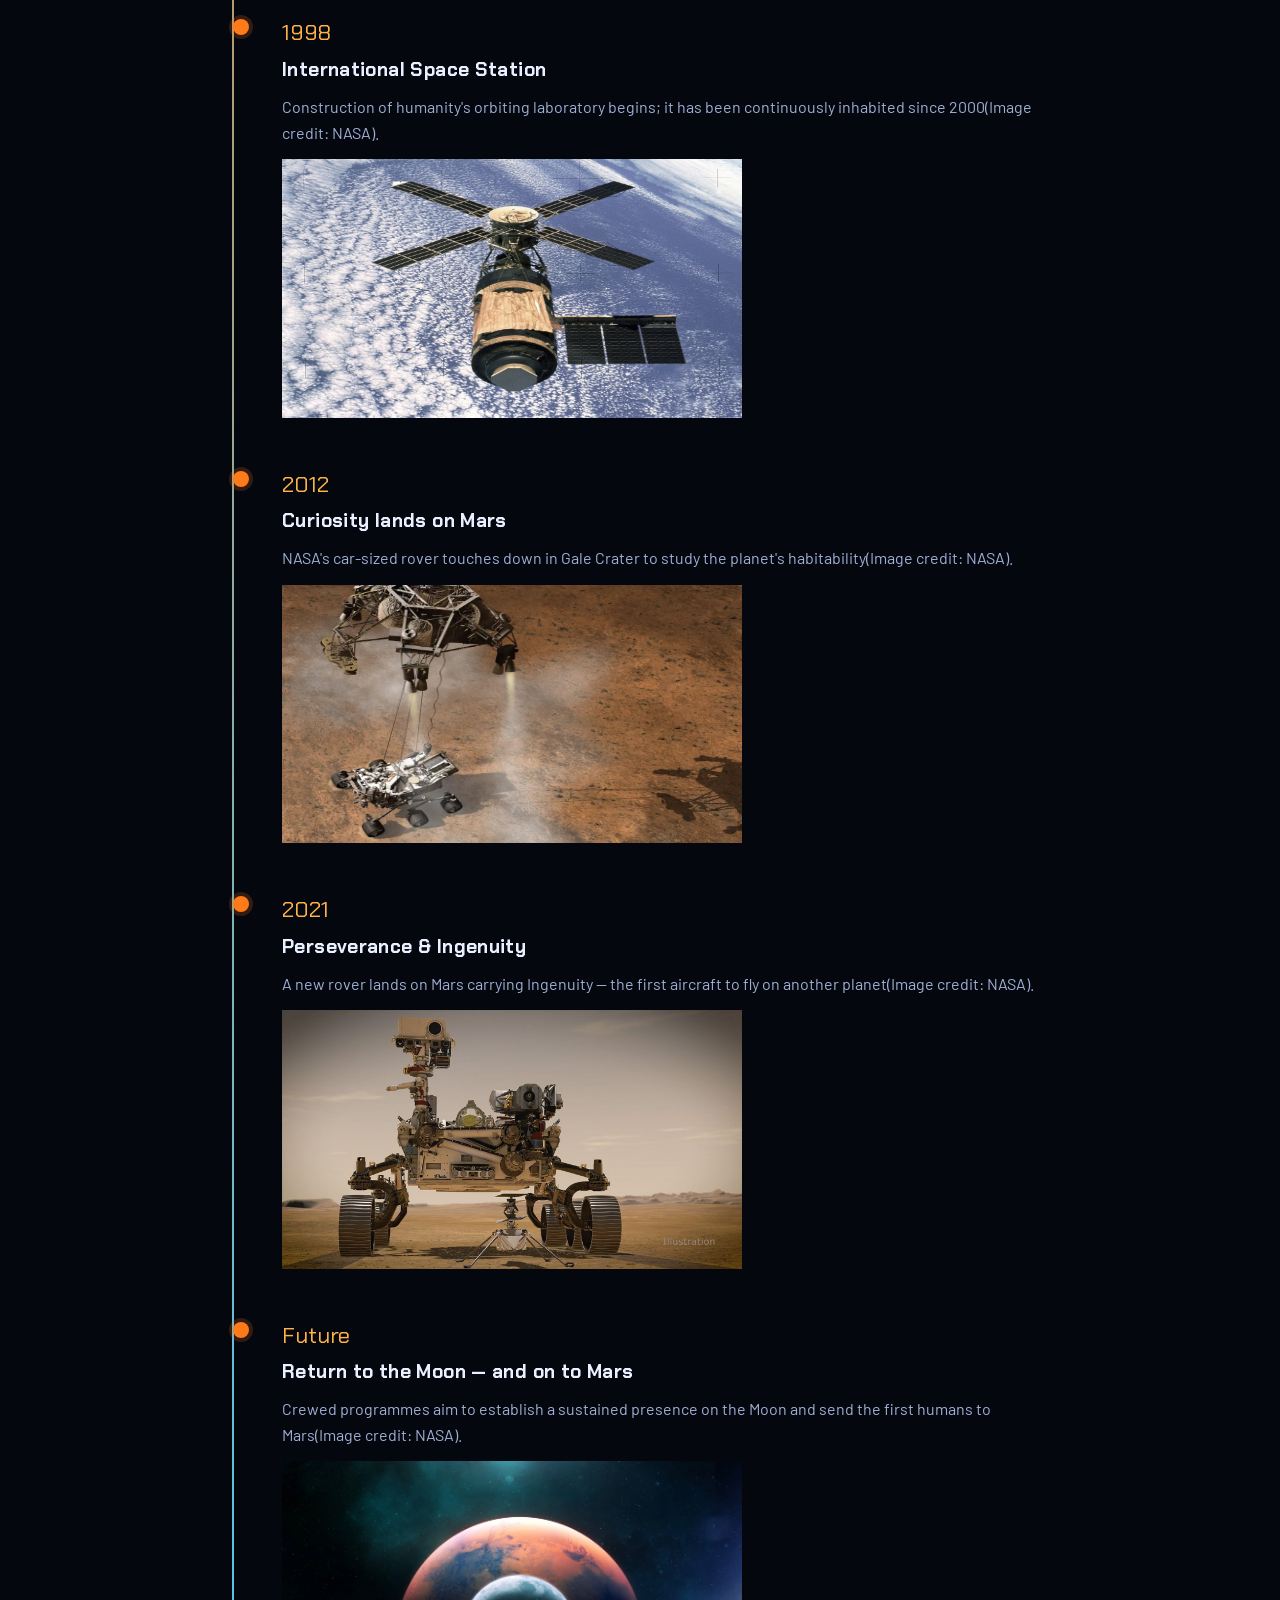
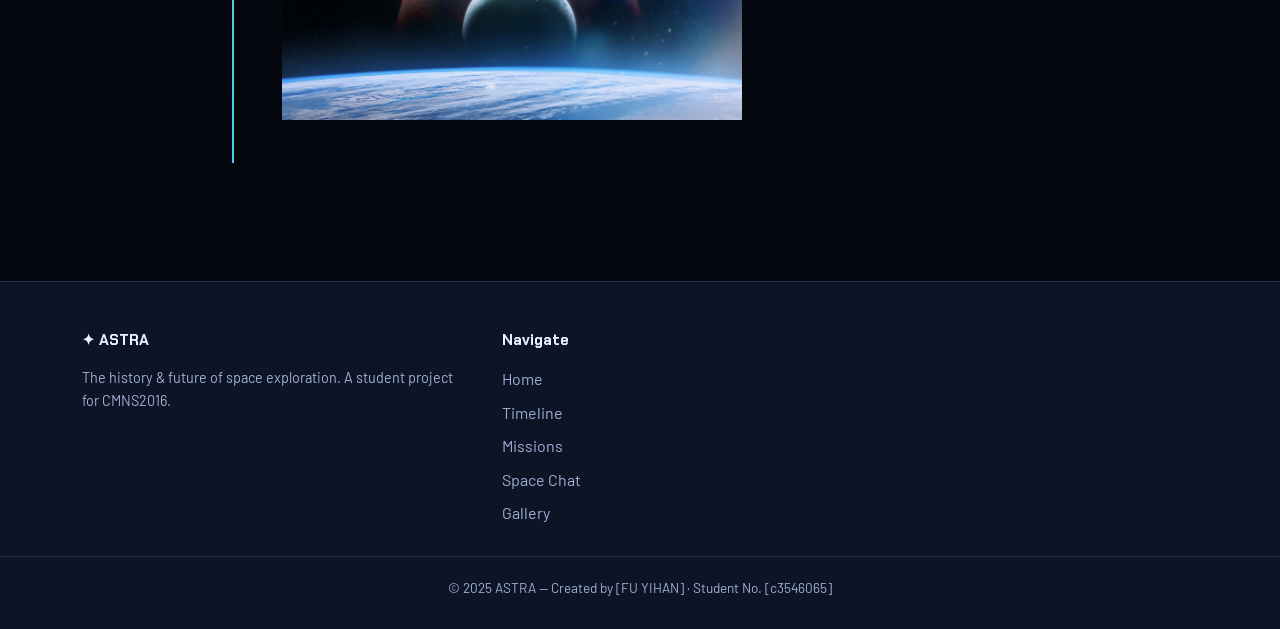
<file: timeline.html>
<!DOCTYPE html>
<html lang="en">
<head>
    <meta charset="UTF-8">
    <meta name="viewport" content="width=device-width, initial-scale=1.0">
    <title>Timeline — ASTRA | Milestones of Space Exploration</title>
    <link rel="preconnect" href="https://fonts.googleapis.com">
    <link rel="preconnect" href="https://fonts.gstatic.com" crossorigin>
    <link href="https://fonts.googleapis.com/css2?family=Chakra+Petch:wght@500;700&family=Barlow:wght@400;500;600&display=swap" rel="stylesheet">
    <link rel="stylesheet" href="styles.css">
</head>
<body>

    <header class="navbar">
        <div class="wrap">
            <a class="brand" href="index.html">✦ AST<span>RA</span></a>
            <button class="nav-toggle" aria-label="Open menu" onclick="toggleNav()">☰</button>
            <nav aria-label="Main navigation">
                <ul class="nav-links" id="navLinks">
                    <li><a href="index.html">Home</a></li>
                    <li><a class="active" href="timeline.html">Timeline</a></li>
                    <li><a href="missions.html">Missions</a></li>
                    <li><a href="chat.html">Space Chat</a></li>
                    <li><a href="gallery.html">Gallery</a></li>
                </ul>
            </nav>
        </div>
    </header>

    <section style="padding-top: calc(var(--nav-h) + 60px);">
        <div class="wrap">
            <div class="section-head">
                <p class="eyebrow reveal">Six decades of firsts</p>
                <h2 class="reveal d1">A Timeline of Space Exploration</h2>
                <p class="reveal d2">Scroll to travel through the milestones that took us from the edge of the atmosphere to the surface of other worlds(Image credit: NASA). <em>(Verify dates and add your own entries / images.)</em></p>
            </div>

                <div class="timeline">
                <!-- 1957: Sputnik 1 -->
                <div class="tl-item">
                    <div class="tl-year">1957</div>
                    <h3>Sputnik 1 — the Space Age begins</h3>
                    <p>The Soviet Union launches the first artificial satellite, opening the space race(Image credit: NASA).</p>
                    <div class="tl-media">
                        <img src="images/sputnik.jpg" alt="Soviet Union's Sputnik 1 launch">
                    </div>
                </div>

                <!-- 1961: Yuri Gagarin -->
                <div class="tl-item">
                    <div class="tl-year">1961</div>
                    <h3>First human in space</h3>
                    <p>Yuri Gagarin orbits the Earth aboard Vostok 1 — the first person to leave the planet(Image credit: NASA).</p>
                    <div class="tl-media">
                        <img src="images/gagarin.jpg" alt="Yuri Gagarin, first human in space(Image credit: NASA)">
                    </div>
                </div>

                <!-- 1969: Apollo 11 -->
                <div class="tl-item">
                    <div class="tl-year">1969</div>
                    <h3>Apollo 11 — boots on the Moon</h3>
                    <p>Neil Armstrong and Buzz Aldrin become the first humans to walk on the lunar surface(Image credit: NASA).</p>
                    <div class="tl-media">
                        <img src="images/apollo11.jpg" alt="Neil Armstrong on the Moon(Image credit: NASA)">
                    </div>
                </div>

                <!-- 1998: ISS -->
                <div class="tl-item">
                    <div class="tl-year">1998</div>
                    <h3>International Space Station</h3>
                    <p>Construction of humanity's orbiting laboratory begins; it has been continuously inhabited since 2000(Image credit: NASA).</p>
                    <div class="tl-media">
                        <img src="images/iss.jpg" alt="International Space Station(Image credit: NASA)">
                    </div>
                </div>

                <!-- 2012: Curiosity -->
                <div class="tl-item">
                    <div class="tl-year">2012</div>
                    <h3>Curiosity lands on Mars</h3>
                    <p>NASA's car-sized rover touches down in Gale Crater to study the planet's habitability(Image credit: NASA).</p>
                    <div class="tl-media">
                        <img src="images/curiosity.jpg" alt="Mars Curiosity Rover(Image credit: NASA)">
                    </div>
                </div>

                <!-- 2021: Perseverance -->
                <div class="tl-item">
                    <div class="tl-year">2021</div>
                    <h3>Perseverance & Ingenuity</h3>
                    <p>A new rover lands on Mars carrying Ingenuity — the first aircraft to fly on another planet(Image credit: NASA).</p>
                    <div class="tl-media">
                        <img src="images/perseverance.jpg" alt="Mars Perseverance Rover and Ingenuity helicopter(Image credit: NASA)">
                    </div>
                </div>

                <!-- Future -->
                <div class="tl-item">
                    <div class="tl-year">Future</div>
                    <h3>Return to the Moon — and on to Mars</h3>
                    <p>Crewed programmes aim to establish a sustained presence on the Moon and send the first humans to Mars(Image credit: NASA).</p>
                    <div class="tl-media">
                        <img src="images/future-mars.jpg" alt="Artist impression of future Mars colony(Image credit: NASA)">
                    </div>
                </div>

            </div>

<!--            <div class="timeline">-->

<!--                <div class="tl-item">-->

<!--                    <div class="tl-year">1957</div>-->
<!--                    <h3>Sputnik 1 — the Space Age begins</h3>-->
<!--                    <p>The Soviet Union launches the first artificial satellite, opening the space race.</p>-->
<!--                    <div class="tl-media"><img src="images/sputnik.jpg" alt="Soviet Union's Sputnik 1 launch"><span class="ph-icon">🛰️</span><span class="ph-file">images/sputnik.jpg</span></div></div>-->
<!--                </div>-->

<!--                <div class="tl-item">-->
<!--                    <div class="tl-year">1961</div>-->
<!--                    <h3>First human in space</h3>-->
<!--                    <p>Yuri Gagarin orbits the Earth aboard Vostok 1 — the first person to leave the planet.</p>-->
<!--                    <div class="tl-media"><div class="placeholder"><span class="ph-icon">🚀</span><span class="ph-file">images/gagarin.jpg</span></div></div>-->
<!--                </div>-->

<!--                <div class="tl-item">-->
<!--                    <div class="tl-year">1969</div>-->
<!--                    <h3>Apollo 11 — boots on the Moon</h3>-->
<!--                    <p>Neil Armstrong and Buzz Aldrin become the first humans to walk on the lunar surface.</p>-->
<!--                    <div class="tl-media"><div class="placeholder"><span class="ph-icon">🌕</span><span class="ph-file">images/apollo11.jpg</span></div></div>-->
<!--                </div>-->

<!--                <div class="tl-item">-->
<!--                    <div class="tl-year">1998</div>-->
<!--                    <h3>International Space Station</h3>-->
<!--                    <p>Construction of humanity's orbiting laboratory begins; it has been continuously inhabited since 2000.</p>-->
<!--                    <div class="tl-media"><div class="placeholder"><span class="ph-icon">🛰️</span><span class="ph-file">images/iss.jpg</span></div></div>-->
<!--                </div>-->

<!--                <div class="tl-item">-->
<!--                    <div class="tl-year">2012</div>-->
<!--                    <h3>Curiosity lands on Mars</h3>-->
<!--                    <p>NASA's car-sized rover touches down in Gale Crater to study the planet's habitability.</p>-->
<!--                    <div class="tl-media"><div class="placeholder"><span class="ph-icon">🔴</span><span class="ph-file">images/curiosity.jpg</span></div></div>-->
<!--                </div>-->

<!--                <div class="tl-item">-->
<!--                    <div class="tl-year">2021</div>-->
<!--                    <h3>Perseverance &amp; Ingenuity</h3>-->
<!--                    <p>A new rover lands on Mars carrying Ingenuity — the first aircraft to fly on another planet.</p>-->
<!--                    <div class="tl-media"><div class="placeholder"><span class="ph-icon">🚁</span><span class="ph-file">images/perseverance.jpg</span></div></div>-->
<!--                </div>-->

<!--                <div class="tl-item">-->
<!--                    <div class="tl-year">Future</div>-->
<!--                    <h3>Return to the Moon — and on to Mars</h3>-->
<!--                    <p>Crewed programmes aim to establish a sustained presence on the Moon and send the first humans to Mars. <em>(Add your own future-vision entry.)</em></p>-->
<!--                    <div class="tl-media"><div class="placeholder"><span class="ph-icon">🪐</span><span class="ph-file">images/future-mars.jpg</span></div></div>-->
<!--                </div>-->

<!--            </div>-->
        </div>
    </section>

    <footer class="site-footer">
        <div class="wrap footer-grid">
            <div><h4>✦ ASTRA</h4><p class="credits">The history &amp; future of space exploration. A student project for CMNS2016.</p></div>
            <div><h4>Navigate</h4>
                <ul class="footer-links">
                    <li><a href="index.html">Home</a></li><li><a href="timeline.html">Timeline</a></li>
                    <li><a href="missions.html">Missions</a></li><li><a href="chat.html">Space Chat</a></li>
                    <li><a href="gallery.html">Gallery</a></li>
                </ul>
            </div>
<!--            <div><h4>Credits &amp; References</h4>-->
<!--                <ul class="credits">-->
<!--                    <li>Website template &amp; interactivity code: AI-assisted (cite as required).</li>-->
<!--                    <li>Imagery: NASA public-domain library / created by author.</li>-->
<!--                    <li>Fonts: Chakra Petch &amp; Barlow (Google Fonts, OFL).</li>-->
<!--                </ul>-->
<!--            </div>-->
        </div>
        <p class="footer-bottom">© 2025 ASTRA — Created by [FU YIHAN] · Student No. [c3546065]</p>
    </footer>

    <script src="script.js"></script>
</body>
</html>
</file>
<file: styles.css>
/* =====================================================================
   ASTRA — Space Exploration  |  Shared stylesheet (styles.css)
   Aesthetic: dark "mission control" / deep-space observatory
   Fonts: Chakra Petch (display) + Barlow (body) — loaded in each HTML head
   ===================================================================== */

:root {
    --bg:        #05070f;
    --bg-2:      #0a0f1f;
    --panel:     #111a30;
    --panel-2:   #0d1426;
    --border:    #233356;
    --text:      #eaf0ff;
    --muted:     #9fb0d4;
    --accent:    #ff7a18;   /* ignition orange */
    --accent-2:  #ffb347;   /* amber          */
    --cyan:      #4cc9f0;   /* HUD cyan        */
    --good:      #2fbf71;
    --danger:    #e5484d;
    --max:       1160px;
    --nav-h:     68px;
    --radius:    14px;
}

* { margin: 0; padding: 0; box-sizing: border-box; }

html { scroll-behavior: smooth; }

body {
    font-family: 'Barlow', system-ui, sans-serif;
    background-color: var(--bg);
    color: var(--text);
    line-height: 1.6;
    min-height: 100vh;
    overflow-x: hidden;
    position: relative;
}

/* ---------- Atmosphere: layered parallax starfield + nebula + grain ----------
   Four fixed layers (zero markup, works on every page):
   nebula (-5) · far stars (-4) · mid stars (-3) · film grain (-2)            */
html::before, html::after, body::before, body::after {
    content: ""; position: fixed; inset: -10%; pointer-events: none;
}
/* nebula glow blobs, slowly drifting */
body::before {
    z-index: -5;
    background:
        radial-gradient(40% 36% at 80% 8%, rgba(255,122,24,.16), transparent 70%),
        radial-gradient(44% 40% at 8% 90%, rgba(76,201,240,.16), transparent 70%),
        radial-gradient(42% 42% at 50% 48%, rgba(123,72,201,.12), transparent 70%),
        linear-gradient(180deg, var(--bg) 0%, var(--bg-2) 100%);
    animation: nebula 42s ease-in-out infinite alternate;
}
/* far stars — small & dense */
html::before {
    z-index: -4;
    background-image:
        radial-gradient(1px 1px at 10% 20%, rgba(255,255,255,.7), transparent),
        radial-gradient(1px 1px at 32% 70%, rgba(255,255,255,.6), transparent),
        radial-gradient(1px 1px at 58% 40%, rgba(255,255,255,.55), transparent),
        radial-gradient(1px 1px at 80% 80%, rgba(255,255,255,.6), transparent),
        radial-gradient(1px 1px at 48% 92%, rgba(255,255,255,.5), transparent),
        radial-gradient(1px 1px at 90% 28%, rgba(255,255,255,.55), transparent);
    background-size: 340px 340px;
    animation: drift1 220s linear infinite, twinkle 7s ease-in-out infinite;
}
/* mid stars — larger, faint colour */
html::after {
    z-index: -3;
    background-image:
        radial-gradient(1.7px 1.7px at 15% 50%, rgba(255,255,255,.95), transparent),
        radial-gradient(1.6px 1.6px at 76% 14%, rgba(184,222,255,.9), transparent),
        radial-gradient(1.5px 1.5px at 44% 82%, rgba(255,233,205,.85), transparent),
        radial-gradient(1.7px 1.7px at 88% 66%, rgba(255,255,255,.9), transparent);
    background-size: 580px 580px;
    animation: drift2 340s linear infinite, twinkle 9s ease-in-out infinite reverse;
}
/* fine film grain for texture */
body::after {
    z-index: -2; opacity: .045;
    background-image: url("data:image/svg+xml,%3Csvg xmlns='http://www.w3.org/2000/svg' width='160' height='160'%3E%3Cfilter id='n'%3E%3CfeTurbulence type='fractalNoise' baseFrequency='0.8' numOctaves='2' stitchTiles='stitch'/%3E%3C/filter%3E%3Crect width='100%25' height='100%25' filter='url(%23n)'/%3E%3C/svg%3E");
}
@keyframes drift1  { to { background-position: 340px 170px; } }
@keyframes drift2  { to { background-position: -580px 290px; } }
@keyframes twinkle { 0%,100% { opacity: .85; } 50% { opacity: .5; } }
@keyframes nebula  { 0% { transform: translate(0,0) scale(1); } 100% { transform: translate(2.5%,-2%) scale(1.08); } }

/* shooting stars (spawned by script.js) */
.shooting-star {
    position: fixed; z-index: -1; width: 130px; height: 2px; pointer-events: none;
    background: linear-gradient(90deg, rgba(255,255,255,.95), rgba(180,220,255,0));
    border-radius: 2px; filter: drop-shadow(0 0 6px rgba(180,220,255,.8));
    opacity: 0; animation: shoot 1.15s ease-out forwards;
}
@keyframes shoot {
    0%   { opacity: 0; transform: translate(0,0) rotate(20deg) scaleX(.2); }
    12%  { opacity: 1; }
    100% { opacity: 0; transform: translate(340px,124px) rotate(20deg) scaleX(1); }
}

h1, h2, h3, .brand, .nav-links a, .btn {
    font-family: 'Chakra Petch', 'Barlow', sans-serif;
    letter-spacing: .02em;
}

a { color: var(--cyan); text-decoration: none; }

/* ----------------------------- Layout ------------------------------ */
.wrap { width: 100%; max-width: var(--max); margin: 0 auto; padding: 0 22px; }
section { padding: 72px 0; }
.section-head { margin-bottom: 36px; }
.eyebrow {
    font-family: 'Chakra Petch', sans-serif;
    text-transform: uppercase;
    letter-spacing: .28em;
    font-size: .72rem;
    color: var(--accent-2);
    margin-bottom: 10px;
    display: inline-flex; align-items: center; gap: 11px;
}
.eyebrow::before {
    content: ""; width: 28px; height: 2px; display: inline-block;
    background: linear-gradient(90deg, var(--accent), transparent);
}
.section-head h2 { font-size: clamp(1.7rem, 4vw, 2.6rem); line-height: 1.1; }
.section-head p { color: var(--muted); max-width: 60ch; margin-top: 12px; }

/* ---------------------------- Navbar ------------------------------- */
.navbar {
    position: fixed;
    top: 0; left: 0; right: 0;
    height: var(--nav-h);
    z-index: 100;
    display: flex;
    align-items: center;
    background: rgba(7, 11, 22, 0.72);
    backdrop-filter: blur(10px);
    border-bottom: 1px solid var(--border);
}
.navbar .wrap { display: flex; align-items: center; justify-content: space-between; }
.brand {
    font-weight: 700;
    font-size: 1.35rem;
    color: var(--text);
    display: flex; align-items: center; gap: 10px;
}
.brand span { color: var(--accent); }
.nav-links { display: flex; gap: 6px; list-style: none; align-items: center; }
.nav-links a {
    display: block;
    padding: 9px 14px;
    color: var(--muted);
    font-size: .95rem;
    border-radius: 8px;
    position: relative;
    transition: color .2s, background .2s;
}
.nav-links a::after {
    content: "";
    position: absolute; left: 14px; right: 14px; bottom: 4px;
    height: 2px; background: var(--accent);
    transform: scaleX(0); transform-origin: left;
    transition: transform .25s;
}
.nav-links a:hover { color: var(--text); }
.nav-links a:hover::after { transform: scaleX(1); }
.nav-links a.active { color: var(--text); background: rgba(255,122,24,0.12); }
.nav-links a.active::after { transform: scaleX(1); }

.nav-toggle {
    display: none;
    background: none; border: 1px solid var(--border);
    color: var(--text); border-radius: 8px;
    width: 42px; height: 38px; cursor: pointer; font-size: 1.2rem;
}

/* ----------------------------- Hero -------------------------------- */
.hero {
    min-height: 88vh;
    display: flex; align-items: center;
    padding-top: var(--nav-h);
    position: relative;
    overflow: hidden;
}
/* OPTIONAL: drop a looping video behind the hero (SpaceX style).
   Add <video class="hero-video" autoplay muted loop playsinline> in the HTML. */
.hero-video {
    position: absolute; inset: 0; width: 100%; height: 100%;
    object-fit: cover; z-index: -1; opacity: .35;
}
.hero-inner { max-width: 760px; }
.hero h1 {
    font-size: clamp(2.4rem, 7vw, 4.6rem);
    line-height: 1.02;
    margin: 14px 0 18px;
}
.hero h1 .accent { color: var(--accent); }
.hero p { font-size: clamp(1rem, 2.2vw, 1.25rem); color: var(--muted); max-width: 54ch; }
.hero-cta { margin-top: 30px; display: flex; gap: 14px; flex-wrap: wrap; }

/* ---------------------------- Buttons ------------------------------ */
.btn {
    display: inline-block;
    padding: 13px 26px;
    border: none; border-radius: 10px;
    font-size: 1rem; font-weight: 600;
    cursor: pointer; transition: transform .2s, box-shadow .2s, background .2s;
}
.btn-primary { background: var(--accent); color: #1a0c00; }
.btn-primary:hover { transform: translateY(-2px); box-shadow: 0 8px 26px rgba(255,122,24,.35); }
.btn-ghost { background: transparent; color: var(--text); border: 1px solid var(--border); }
.btn-ghost:hover { border-color: var(--cyan); color: var(--cyan); transform: translateY(-2px); }

/* ----------------------------- Cards ------------------------------- */
.grid { display: grid; gap: 22px; }
.grid-3 { grid-template-columns: repeat(3, 1fr); }
.grid-2 { grid-template-columns: repeat(2, 1fr); }

.card {
    background: var(--panel);
    border: 1px solid var(--border);
    border-radius: var(--radius);
    overflow: hidden;
    transition: transform .25s, border-color .25s;
}
.card:hover { transform: translateY(-4px); border-color: var(--accent); }
.card-media {
    aspect-ratio: 16 / 10;
    display: flex; align-items: center; justify-content: center;
    color: var(--muted); font-size: .85rem; text-align: center; padding: 12px;
    background:
        repeating-linear-gradient(45deg, rgba(255,255,255,.02) 0 12px, transparent 12px 24px),
        linear-gradient(135deg, #16203a, #0c1326);
}
.card-media img { width: 100%; height: 100%; object-fit: fill; }
.card-body { padding: 18px 20px 22px; }
.card-body h3 { font-size: 1.15rem; margin-bottom: 8px; }
.card-body p { color: var(--muted); font-size: .95rem; }
.tag {
    display: inline-block; font-family: 'Chakra Petch', sans-serif;
    font-size: .68rem; letter-spacing: .18em; text-transform: uppercase;
    color: var(--cyan); margin-bottom: 10px;
}

/* -------- Reusable placeholder block (for images you add later) ----- */
.placeholder {
    width: 100%; height: 100%;
    display: flex; flex-direction: column; align-items: center; justify-content: center;
    gap: 6px; color: var(--muted); text-align: center; padding: 14px;
    background:
        repeating-linear-gradient(45deg, rgba(255,255,255,.02) 0 12px, transparent 12px 24px),
        linear-gradient(135deg, #16203a, #0c1326);
}
.placeholder .ph-icon { font-size: 1.6rem; opacity: .8; }
.placeholder .ph-file { font-family: 'Chakra Petch', monospace; font-size: .8rem; color: var(--cyan); }

/* --------------------- Interactive video player -------------------- */
.video-stage { max-width: 560px; margin: 0 auto; }
.video-frame {
    position: relative; width: 100%; aspect-ratio: 1 / 1;
    border-radius: 12px; overflow: hidden; background: #000;
    border: 1px solid var(--border);
}
.video-frame iframe { position: absolute; inset: 0; width: 100%; height: 100%; border: 0; }
.choice-buttons { display: flex; gap: 14px; justify-content: center; margin: 22px 0 6px; flex-wrap: wrap; }
.choice-btn {
    padding: 13px 22px; font-size: 1rem; border: none; border-radius: 10px;
    background: var(--cyan); color: #02161f; cursor: pointer; transition: transform .2s, box-shadow .2s; min-width: 180px;
}
.choice-btn:hover { transform: translateY(-2px); box-shadow: 0 8px 22px rgba(76,201,240,.3); }
.back-btn {
    margin: 18px auto 0; display: block; padding: 11px 22px; font-size: .95rem;
    background: transparent; color: var(--muted); border: 1px solid var(--border); border-radius: 8px; cursor: pointer;
}
.back-btn:hover { color: var(--text); border-color: var(--text); }
.like-row {
    display: flex; align-items: center; gap: 14px; justify-content: center;
    margin-top: 24px; padding-top: 20px; border-top: 1px solid var(--border);
}
.like-btn { padding: 9px 18px; border: none; border-radius: 8px; background: var(--good); color: #021a0e; cursor: pointer; font-weight: 600; }
.like-count { font-family: 'Chakra Petch', sans-serif; }
.hidden { display: none !important; }

/* --------------------------- Timeline ------------------------------ */
.timeline { position: relative; max-width: 860px; margin: 0 auto; padding-left: 8px; }
.timeline::before {
    content: ""; position: absolute; left: 22px; top: 6px; bottom: 6px; width: 2px;
    background: linear-gradient(var(--accent), var(--cyan));
}
.tl-item {
    position: relative; padding: 0 0 42px 64px;
    opacity: 0; transform: translateY(26px); transition: opacity .6s, transform .6s;
}
.tl-item.in { opacity: 1; transform: none; }
.tl-item::before {
    content: ""; position: absolute; left: 15px; top: 4px; width: 16px; height: 16px;
    border-radius: 50%; background: var(--accent); box-shadow: 0 0 0 4px rgba(255,122,24,.18);
}
.tl-year { font-family: 'Chakra Petch', sans-serif; color: var(--accent-2); font-size: 1.4rem; }
.tl-item h3 { font-size: 1.2rem; margin: 4px 0 8px; }
.tl-item p { color: var(--muted); }
.tl-media {margin-top: 14px; border-radius: 10px; aspect-ratio: 16/9; max-width: 460px; overflow:visible; }
.tl-item img {width: 100%; height: 100%; object-fit: fill; object-position: center; }
/* ---------------------------- Embed -------------------------------- */
.embed-16x9 { position: relative; width: 100%; aspect-ratio: 16/9; border-radius: 12px; overflow: hidden; border: 1px solid var(--border); background:#000; }
.embed-16x9 iframe { position: absolute; inset: 0; width: 100%; height: 100%; border: 0; }

/* ----------------------------- Chat -------------------------------- */
.chat-box {
    max-width: 720px; margin: 0 auto;
    border: 1px solid var(--border); border-radius: var(--radius);
    background: var(--panel-2); overflow: hidden; display: flex; flex-direction: column; height: 540px;
}
.chat-head { padding: 16px 20px; border-bottom: 1px solid var(--border); display: flex; align-items: center; gap: 12px; background: var(--panel); }
.chat-avatar { width: 38px; height: 38px; border-radius: 50%; background: linear-gradient(135deg, var(--accent), var(--cyan)); display: flex; align-items: center; justify-content: center; }
.chat-head h3 { font-size: 1rem; } .chat-head small { color: var(--good); }
.chat-log { flex: 1; overflow-y: auto; padding: 20px; display: flex; flex-direction: column; gap: 12px; }
.msg { max-width: 78%; padding: 11px 15px; border-radius: 14px; font-size: .96rem; }
.msg.bot { align-self: flex-start; background: var(--panel); border: 1px solid var(--border); border-bottom-left-radius: 4px; }
.msg.user { align-self: flex-end; background: var(--accent); color: #1a0c00; border-bottom-right-radius: 4px; }
.chat-input { display: flex; gap: 10px; padding: 14px; border-top: 1px solid var(--border); background: var(--panel); }
.chat-input input { flex: 1; padding: 12px 14px; border-radius: 10px; border: 1px solid var(--border); background: var(--bg-2); color: var(--text); font-size: 1rem; }
.chat-input input:focus { outline: none; border-color: var(--cyan); }
.chat-input button { padding: 0 20px; border: none; border-radius: 10px; background: var(--cyan); color: #02161f; font-weight: 600; cursor: pointer; }

/* --------------------------- Gallery ------------------------------- */
.gallery { display: grid; grid-template-columns: repeat(auto-fill, minmax(220px, 1fr)); gap: 14px; }
.gallery-item {
    aspect-ratio: 1/1; border-radius: 12px; overflow: hidden; cursor: pointer;
    border: 1px solid var(--border); position: relative; transition: transform .25s;
}
.gallery-item:hover { transform: scale(1.03); border-color: var(--cyan); }
.gallery-item img { width: 100%; height: 100%; object-fit: cover; display: block; }
.gallery-item .cap {
    position: absolute; left: 0; right: 0; bottom: 0; padding: 10px 12px;
    background: linear-gradient(transparent, rgba(0,0,0,.8)); font-size: .82rem;
}
/* Lightbox */
.lightbox { position: fixed; inset: 0; z-index: 200; background: rgba(2,4,10,.92); display: none; align-items: center; justify-content: center; padding: 24px; }
.lightbox.open { display: flex; }
.lightbox-inner { max-width: 880px; width: 100%; text-align: center; }
.lightbox-media { aspect-ratio: 16/10; border-radius: 12px; overflow: hidden; border: 1px solid var(--border); }
.lightbox-media img { width: 100%; height: 100%; object-fit: contain; background:#000; }
.lightbox-cap { margin-top: 14px; color: var(--muted); }
.lb-btn { position: fixed; top: 50%; transform: translateY(-50%); background: rgba(255,255,255,.08); border: 1px solid var(--border); color: #fff; width: 48px; height: 48px; border-radius: 50%; font-size: 1.4rem; cursor: pointer; }
.lb-prev { left: 18px; } .lb-next { right: 18px; }
.lb-close { position: fixed; top: 18px; right: 18px; background: none; border: none; color: #fff; font-size: 2rem; cursor: pointer; }

/* ---------------------------- Footer ------------------------------- */
.site-footer { border-top: 1px solid var(--border); background: var(--panel-2); padding: 46px 0 30px; margin-top: 40px; }
.footer-grid { display: grid; grid-template-columns: 1.4fr 1fr 1.4fr; gap: 32px; }
.footer-grid h4 { font-family: 'Chakra Petch', sans-serif; font-size: .95rem; margin-bottom: 14px; color: var(--text); }
.footer-links { list-style: none; display: flex; flex-direction: column; gap: 8px; }
.footer-links a { color: var(--muted); }
.footer-links a:hover { color: var(--cyan); }
.credits { color: var(--muted); font-size: .9rem; }
.credits li { margin-bottom: 6px; list-style: none; }
.footer-bottom { text-align: center; color: var(--muted); font-size: .85rem; margin-top: 30px; padding-top: 20px; border-top: 1px solid var(--border); }

/* ---------- Page-load reveal (hero & .reveal elements) -------------- */
@keyframes riseIn { from { opacity: 0; transform: translateY(24px); } to { opacity: 1; transform: none; } }
.reveal { opacity: 0; animation: riseIn .7s ease forwards; }
.reveal.d1 { animation-delay: .12s; }
.reveal.d2 { animation-delay: .24s; }
.reveal.d3 { animation-delay: .36s; }

/* =====================================================================
   DESIGN FLOURISHES  (the "designed" extras)
   ===================================================================== */

/* ---- HUD corner brackets on video frames (auto, no markup) ---- */
.video-frame::before, .video-frame::after,
.embed-16x9::before, .embed-16x9::after {
    content: ""; position: absolute; width: 22px; height: 22px; z-index: 3; pointer-events: none;
}
.video-frame::before, .embed-16x9::before {
    top: 10px; left: 10px; border-top: 2px solid var(--cyan); border-left: 2px solid var(--cyan);
}
.video-frame::after, .embed-16x9::after {
    bottom: 10px; right: 10px; border-bottom: 2px solid var(--cyan); border-right: 2px solid var(--cyan);
}

/* ---- Hero focal illustration: glowing planet + tilted orbits ---- */
.hero-art {
    position: absolute; top: 50%; right: 4%;
    width: clamp(280px, 33vw, 460px); aspect-ratio: 1/1;
    transform: translateY(-50%); perspective: 900px; z-index: 0; pointer-events: none;
}
.hero-art .planet {
    position: absolute; top: 50%; left: 50%; width: 56%; height: 56%;
    transform: translate(-50%,-50%);
    filter: drop-shadow(0 0 34px rgba(255,138,43,.4));
    animation: float 9s ease-in-out infinite;
}
.hero-art .orbit {
    position: absolute; inset: 0; border-radius: 50%;
    border: 1px dashed rgba(160,190,240,.28);
    transform-style: preserve-3d;
}
.hero-art .orbit-a { inset: 14%; border-color: rgba(255,179,71,.32); animation: spinA 26s linear infinite; }
.hero-art .orbit-b { inset: 0;   border-color: rgba(76,201,240,.30); animation: spinB 40s linear infinite; }
.hero-art .sat {
    position: absolute; top: -5px; left: 50%; width: 11px; height: 11px; border-radius: 50%;
    background: var(--accent-2); box-shadow: 0 0 14px 3px rgba(255,179,71,.7); transform: translateX(-50%);
}
.hero-art .orbit-b .sat { background: var(--cyan); box-shadow: 0 0 14px 3px rgba(76,201,240,.7); }
@keyframes spinA { from { transform: rotateX(72deg) rotateZ(0); }   to { transform: rotateX(72deg) rotateZ(360deg); } }
@keyframes spinB { from { transform: rotateX(68deg) rotateZ(360deg); } to { transform: rotateX(68deg) rotateZ(0); } }
@keyframes float { 0%,100% { transform: translate(-50%,-52%); } 50% { transform: translate(-50%,-48%); } }

/* warm atmospheric glow rising at the foot of the hero */
.hero-horizon {
    position: absolute; left: -10%; right: -10%; bottom: -130px; height: 260px; z-index: 0; pointer-events: none;
    background: radial-gradient(60% 100% at 50% 100%, rgba(255,122,24,.22), rgba(76,201,240,.10) 42%, transparent 72%);
    filter: blur(10px);
}
.hero .wrap { position: relative; z-index: 2; }

/* ---- Telemetry / HUD micro-readout ---- */
.telemetry {
    display: flex; flex-wrap: wrap; gap: 18px; margin-top: 30px;
    font-family: 'Chakra Petch', monospace; font-size: .72rem; letter-spacing: .18em;
    color: var(--cyan); text-transform: uppercase; opacity: .8;
}
.telemetry .rec { color: var(--accent); }
.telemetry .rec::before {
    content: "●"; margin-right: 6px; animation: blink 1.6s steps(1) infinite;
}
@keyframes blink { 50% { opacity: .25; } }

/* ---- Decorative star-line divider ---- */
.divider {
    display: flex; align-items: center; gap: 18px; color: var(--accent-2);
    max-width: var(--max); margin: 0 auto; padding: 0 22px;
}
.divider::before, .divider::after {
    content: ""; flex: 1; height: 1px;
    background: linear-gradient(90deg, transparent, var(--border), transparent);
}
.divider .dot { font-size: .9rem; letter-spacing: .4em; }

/* ---- Mission cards: editorial index numbers + hover shine + image zoom ---- */
.grid-3 { counter-reset: cardnum; }
.grid-3 .card { counter-increment: cardnum; }
.grid-3 .card .card-body { position: relative; }
.grid-3 .card .card-body::before {
    content: "0" counter(cardnum);
    position: absolute; top: -2.7rem; right: 16px;
    font-family: 'Chakra Petch', sans-serif; font-weight: 700; font-size: 2.6rem;
    color: rgba(255,255,255,.07); pointer-events: none;
}
.card { position: relative; }
.card::after {
    content: ""; position: absolute; inset: 0; pointer-events: none;
    background: linear-gradient(120deg, transparent 35%, rgba(255,255,255,.08) 48%, transparent 62%);
    transform: translateX(-130%); transition: transform .7s;
}
.card:hover::after { transform: translateX(130%); }
.card-media img { transition: transform .5s ease; }
.card:hover .card-media img { transform: scale(1.07); }

/* ---- Button shine sweep ---- */
.btn-primary { position: relative; overflow: hidden; }
.btn-primary::after {
    content: ""; position: absolute; top: 0; left: -60%; width: 35%; height: 100%;
    background: linear-gradient(120deg, transparent, rgba(255,255,255,.55), transparent);
    transform: skewX(-20deg); transition: left .6s;
}
.btn-primary:hover::after { left: 130%; }

/* ---------------------------- Responsive --------------------------- */
@media (max-width: 980px) {
    .hero-art { right: -8%; opacity: .45; width: clamp(240px, 50vw, 380px); }
}
@media (max-width: 820px) {
    .grid-3 { grid-template-columns: 1fr 1fr; }
    .footer-grid { grid-template-columns: 1fr; gap: 26px; }
}
@media (max-width: 620px) {
    .hero-art { display: none; }
}
@media (max-width: 760px) {
    .nav-toggle { display: block; }
    .nav-links {
        position: fixed; top: var(--nav-h); left: 0; right: 0;
        flex-direction: column; gap: 0; align-items: stretch;
        background: rgba(7,11,22,.97); border-bottom: 1px solid var(--border);
        max-height: 0; overflow: hidden; transition: max-height .3s;
    }
    .nav-links.open { max-height: 420px; }
    .nav-links a { padding: 16px 22px; border-bottom: 1px solid var(--border); }
    .nav-links a::after { display: none; }
}
@media (max-width: 560px) {
    .grid-3, .grid-2 { grid-template-columns: 1fr; }
    section { padding: 54px 0; }
    .choice-btn { min-width: 100%; }
}
@media (prefers-reduced-motion: reduce) {
    * { animation: none !important; transition: none !important; scroll-behavior: auto; }
    .tl-item { opacity: 1; transform: none; }
}
</file>
